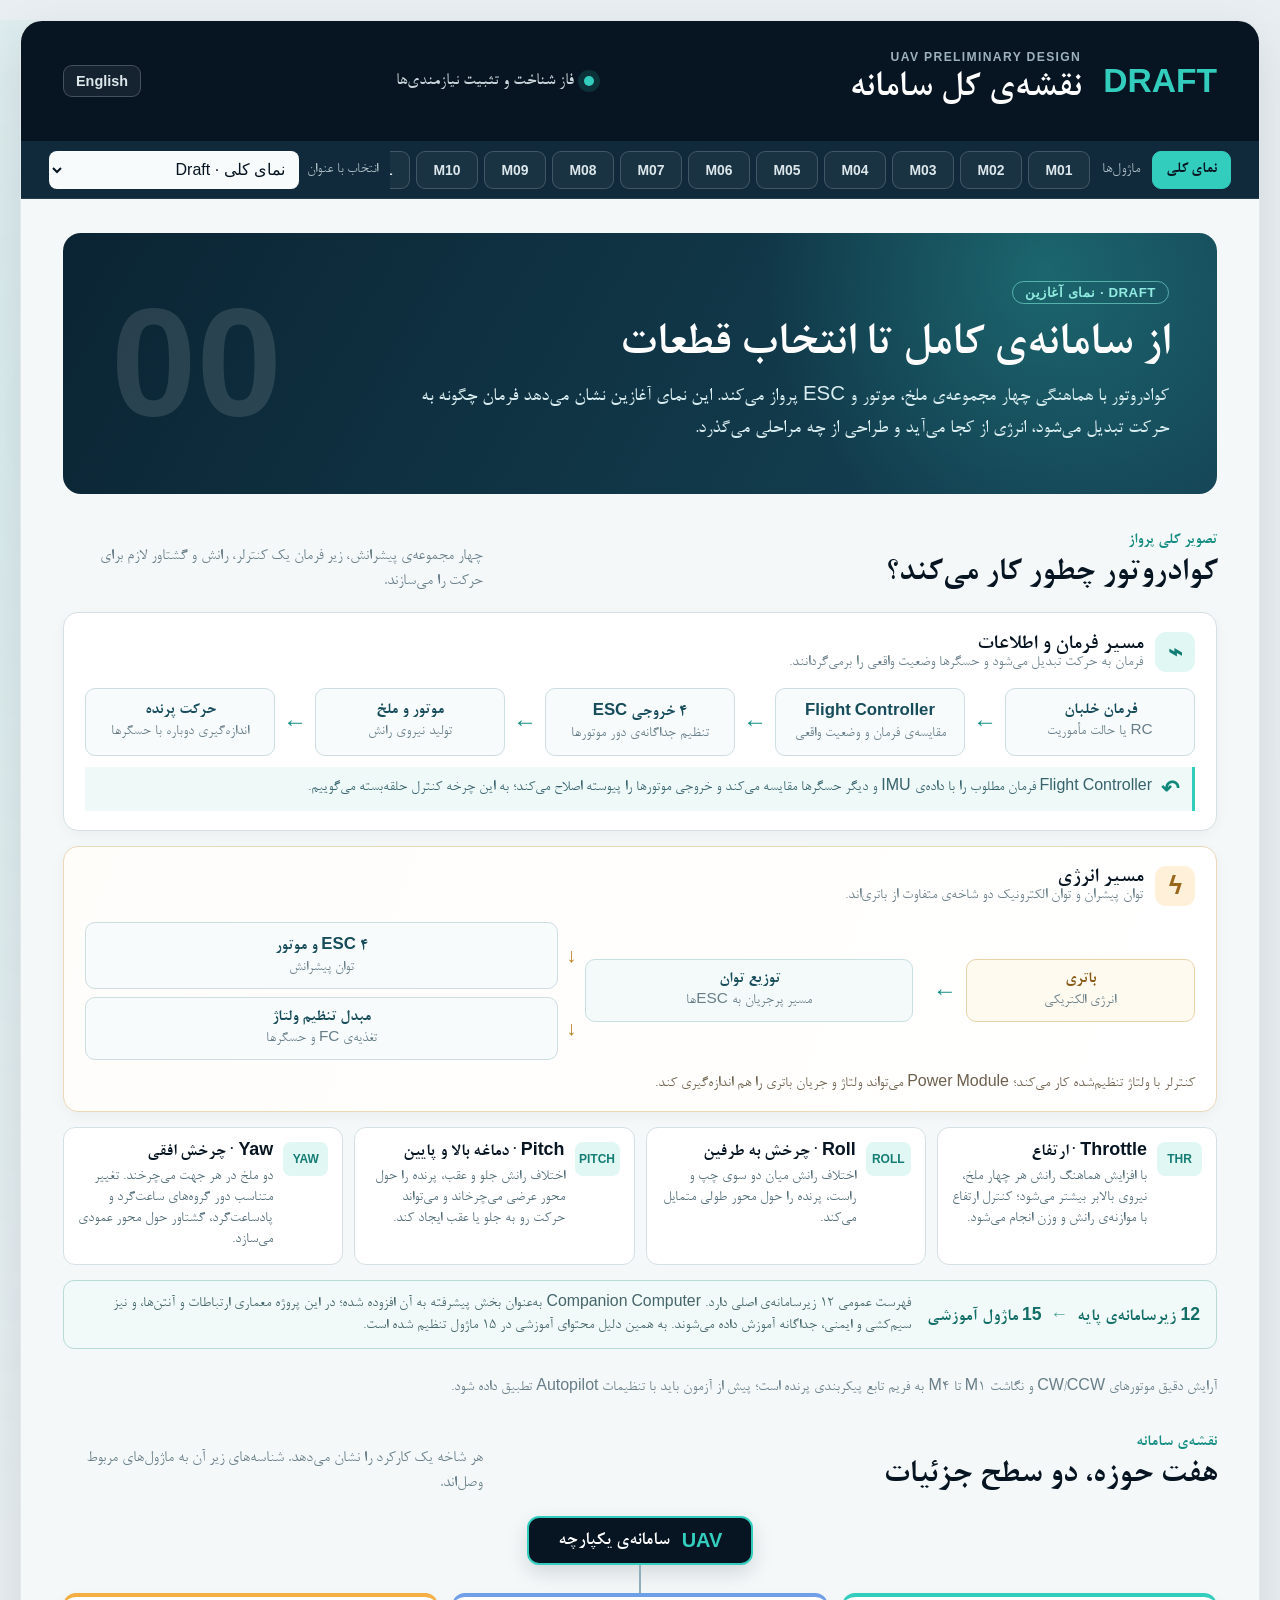
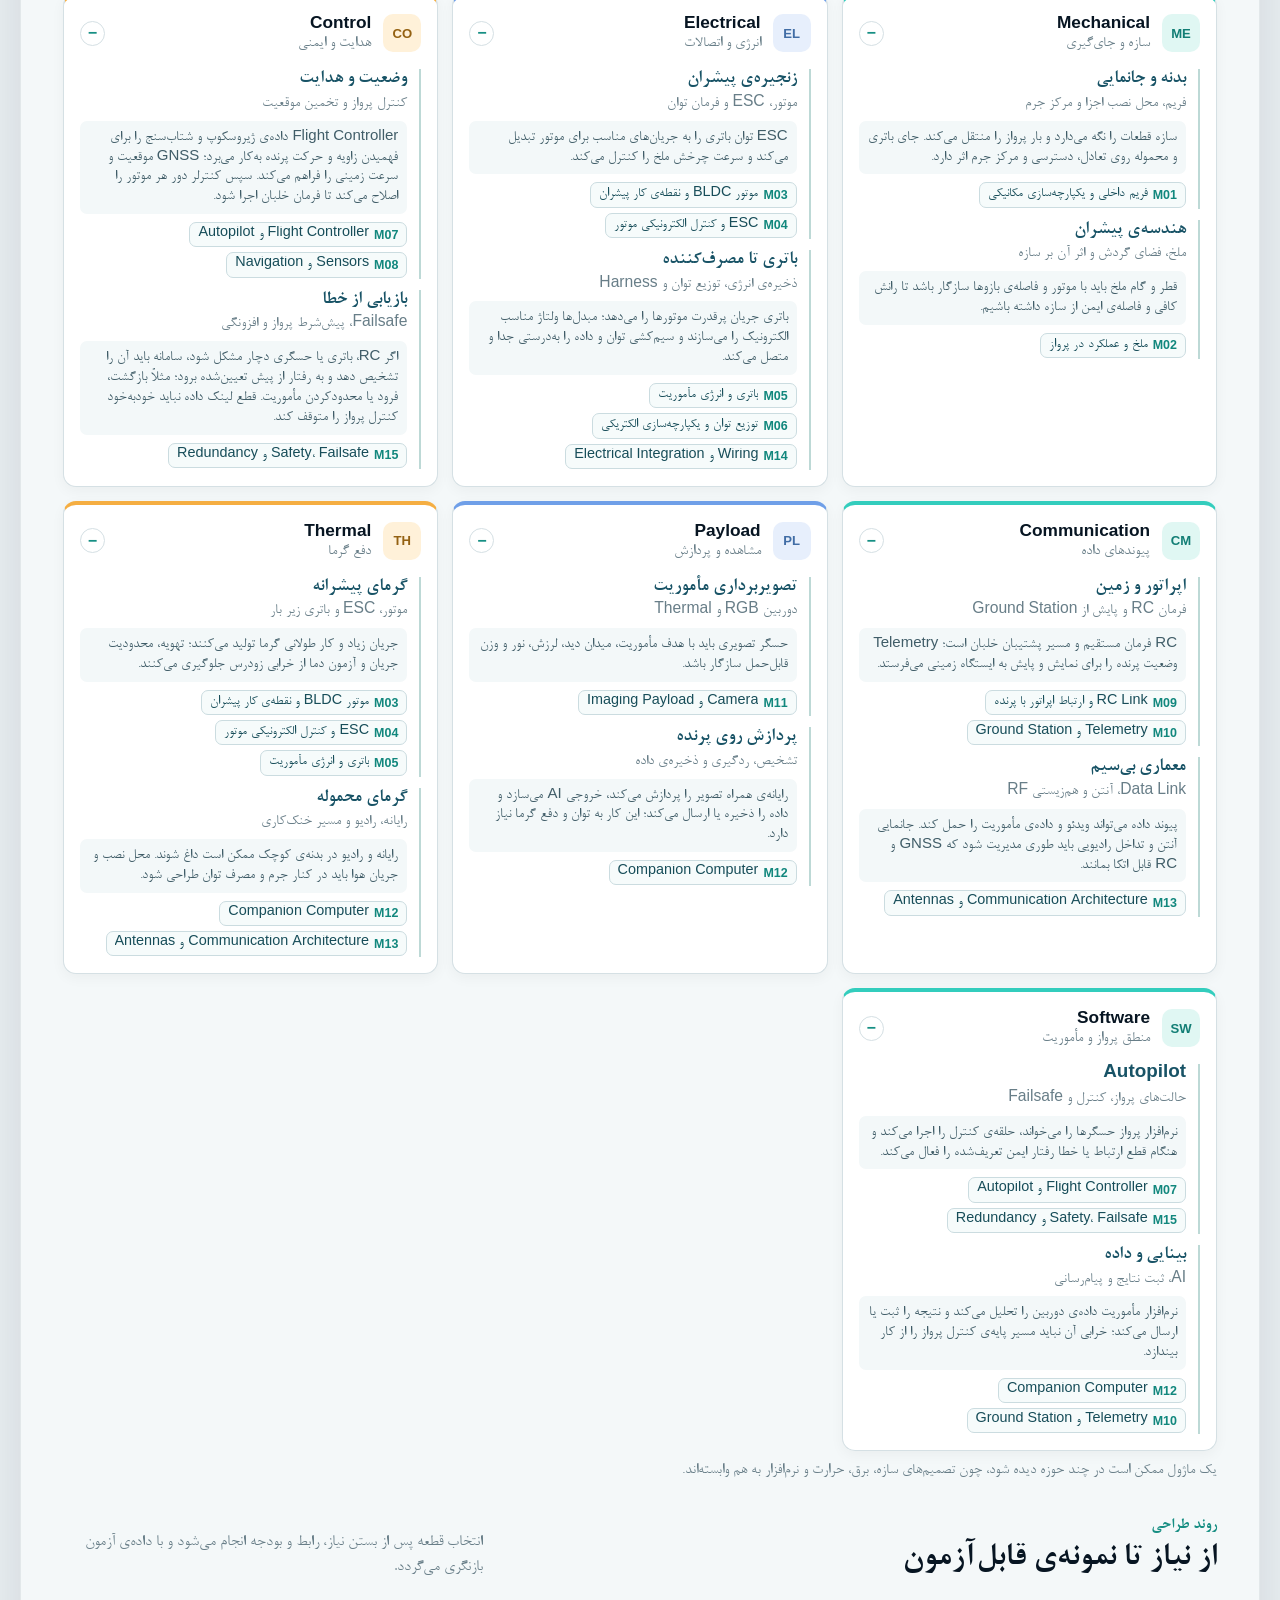
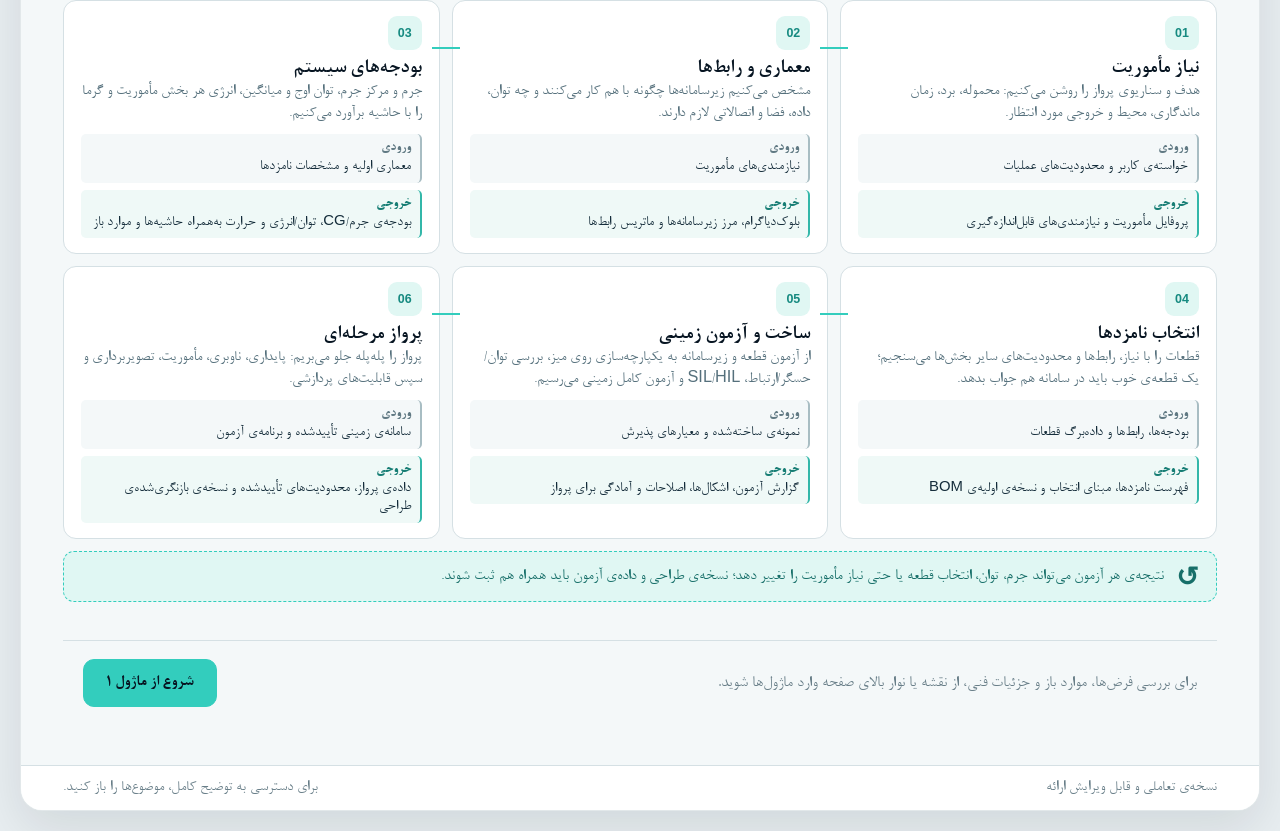
<file: index.html>
<!doctype html>
<html lang="fa" dir="rtl">
<head>
  <meta charset="utf-8">
  <meta name="viewport" content="width=device-width, initial-scale=1">
  <meta name="theme-color" content="#071522">
  <title>طراحی مقدماتی پهپاد | نقشه‌ی کل سامانه</title>
  <link rel="stylesheet" href="styles.css?v=pilot-26">
  <style>.language-switch{padding:7px 12px;color:#dce7eb;text-decoration:none;white-space:nowrap;border:1px solid rgba(220,231,235,.24);border-radius:9px;background:rgba(255,255,255,.06);font:700 .9rem Arial,sans-serif}.language-switch:hover,.language-switch:focus-visible{border-color:#33cdbd;color:#fff;outline:none}</style>
</head>
<body>
  <div class="app-shell">
    <header class="topbar">
      <div class="identity">
        <span class="module-code" id="module-code">DRAFT</span>
        <div>
          <p class="eyebrow">UAV PRELIMINARY DESIGN</p>
          <h1 id="module-title">نقشه‌ی کل سامانه</h1>
        </div>
      </div>
      <div class="phase-note">
        <span class="phase-dot"></span>
        فاز شناخت و تثبیت نیازمندی‌ها
      </div>
      <a class="language-switch" href="en/" lang="en" aria-label="View the English version">English</a>
    </header>

    <nav class="module-jump-nav" id="module-jump-nav" aria-label="پیمایش مستقیم بین ماژول‌ها"></nav>

    <main class="stage" id="stage" aria-live="polite"></main>

    <footer class="page-footer">
      <span>نسخه‌ی تعاملی و قابل ویرایش ارائه</span>
      <span>برای دسترسی به توضیح کامل، موضوع‌ها را باز کنید.</span>
    </footer>
  </div>

  <script src="content.js?v=pilot-26"></script>
  <script src="overview.js?v=pilot-26"></script>
  <script src="app.js?v=pilot-26"></script>
</body>
</html>
</file>
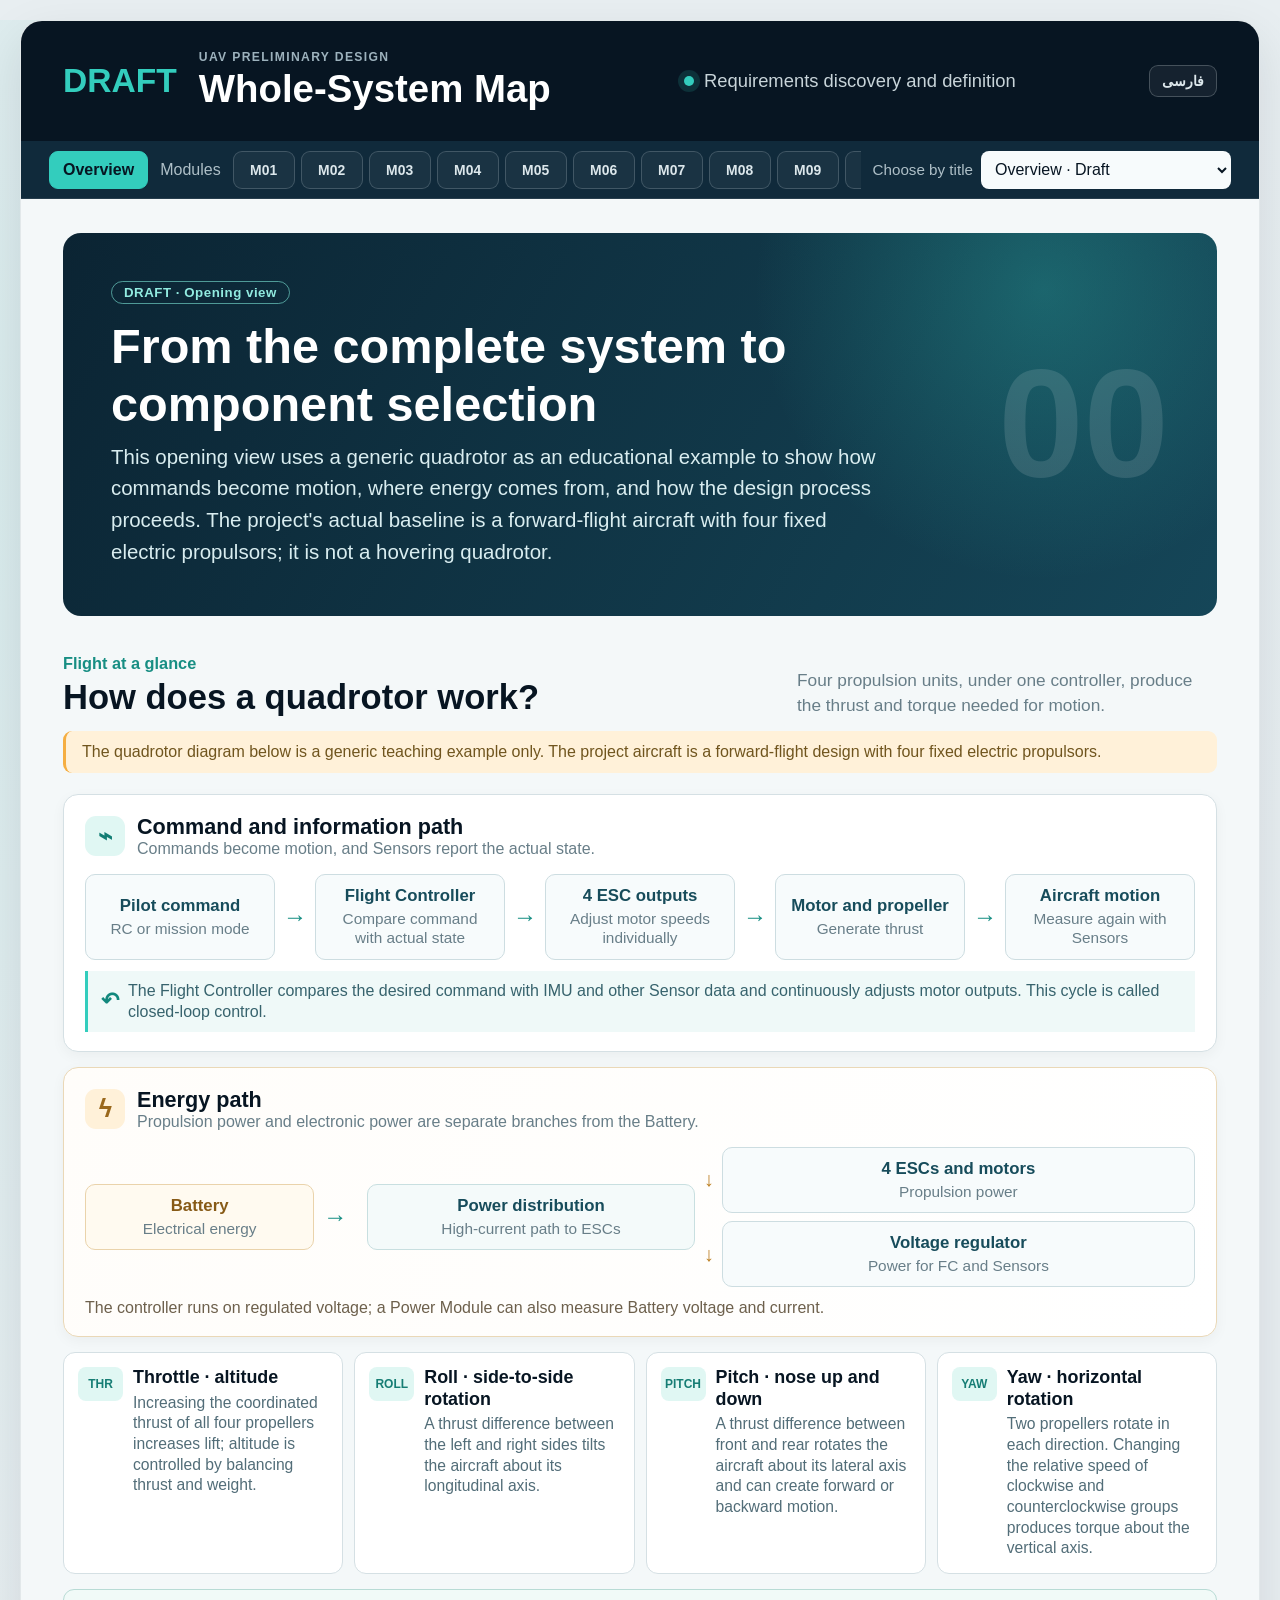
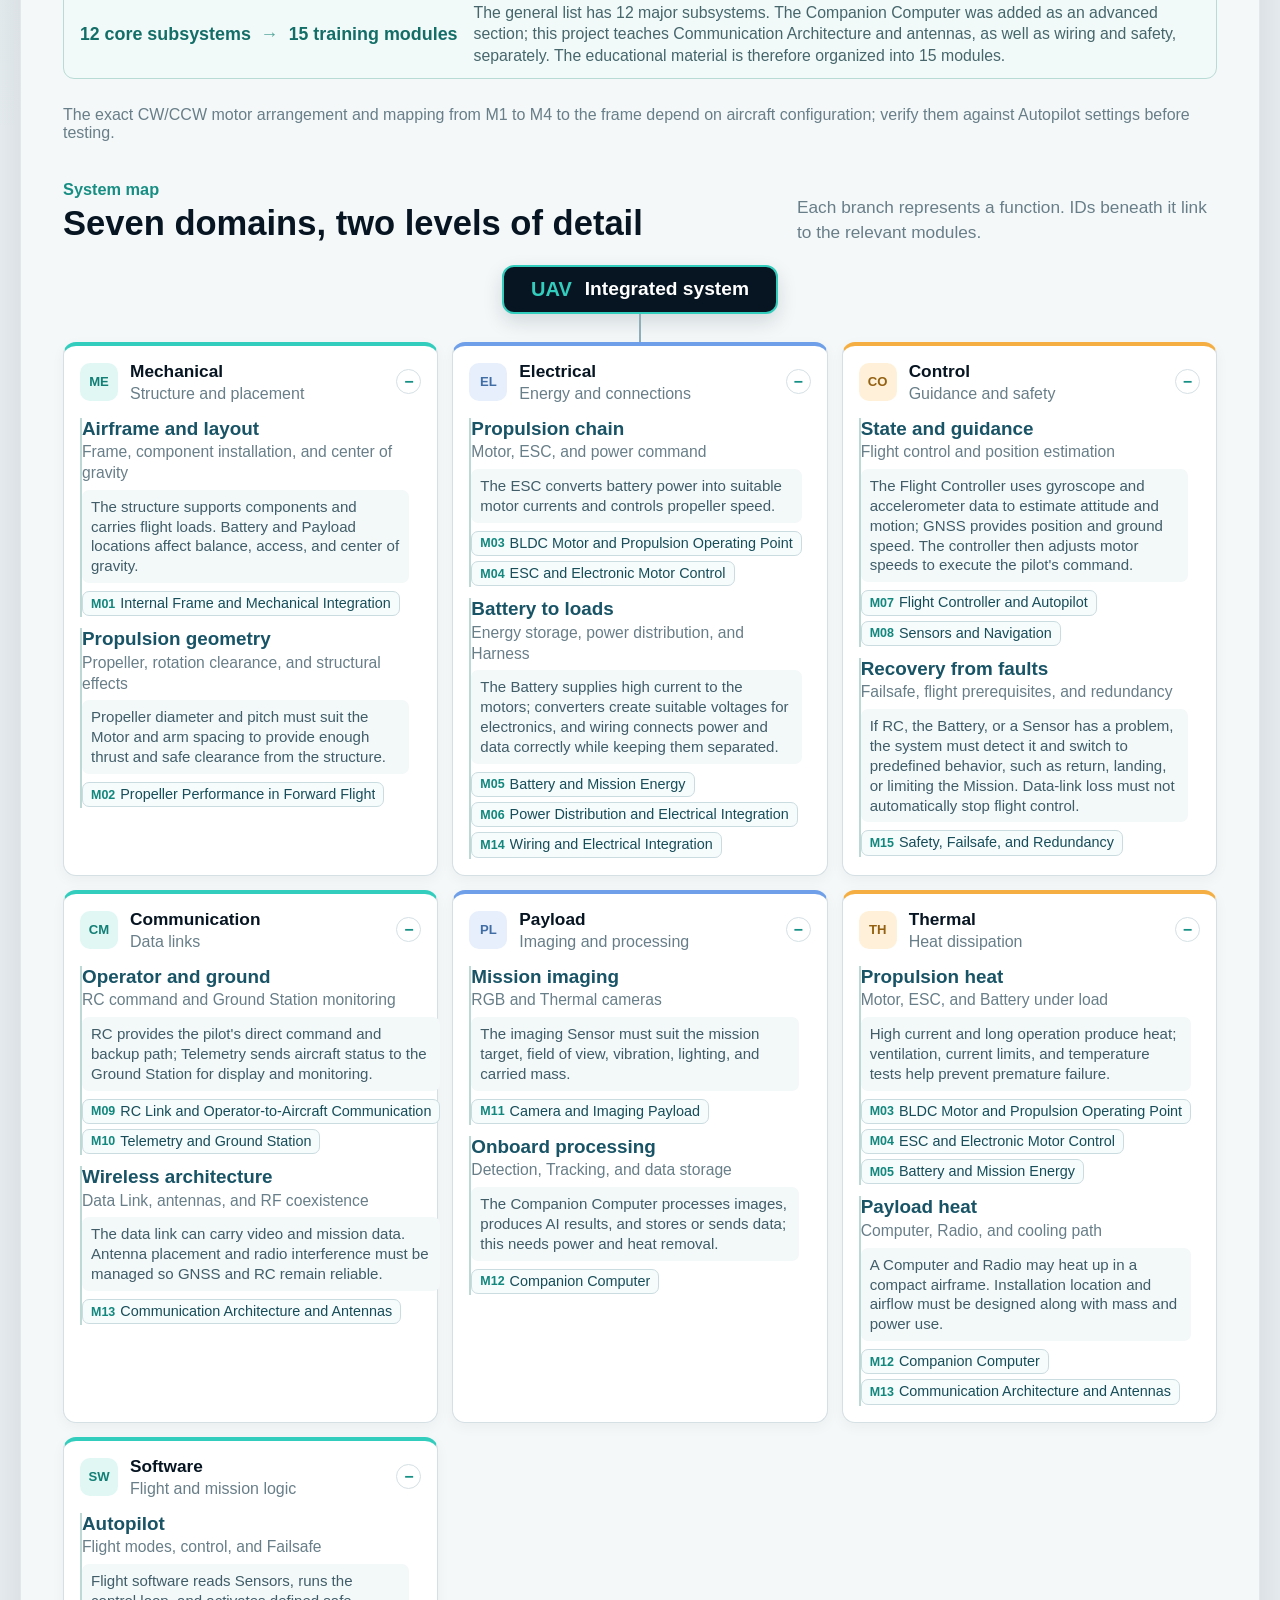
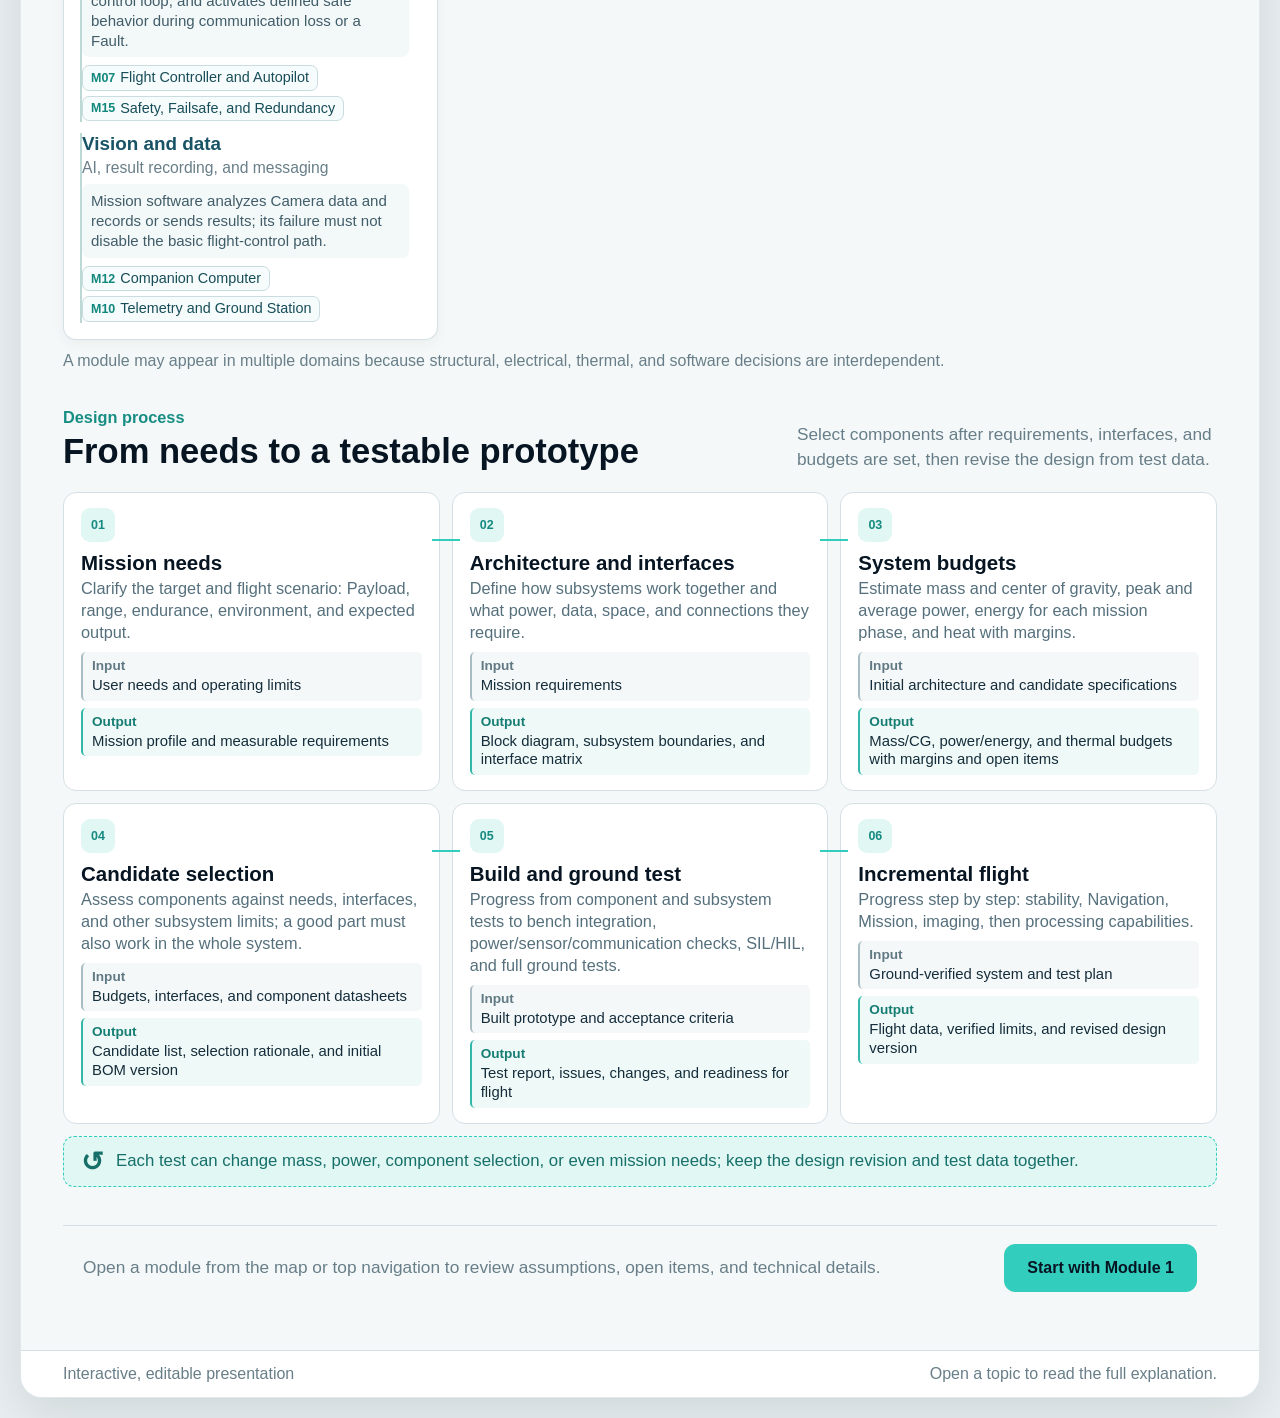
<file: en/index.html>
<!doctype html>
<html lang="en" dir="ltr">
<head>
  <meta charset="utf-8">
  <meta name="viewport" content="width=device-width, initial-scale=1">
  <meta name="theme-color" content="#071522">
  <meta name="description" content="Interactive preliminary UAV design reference, translated into English.">
  <title>Preliminary UAV Design | Whole-System Map</title>
  <link rel="stylesheet" href="styles.css?v=pilot-26-en">
</head>
<body>
  <div class="app-shell">
    <header class="topbar">
      <div class="identity">
        <span class="module-code" id="module-code">DRAFT</span>
        <div>
          <p class="eyebrow">UAV PRELIMINARY DESIGN</p>
          <h1 id="module-title">Whole-System Map</h1>
        </div>
      </div>
      <div class="phase-note">
        <span class="phase-dot"></span>
        Requirements discovery and definition
      </div>
      <a class="language-switch" href="../index.html" lang="fa" aria-label="مشاهده‌ی نسخه‌ی فارسی">فارسی</a>
    </header>

    <nav class="module-jump-nav" id="module-jump-nav" aria-label="Jump directly between modules"></nav>

    <main class="stage" id="stage" aria-live="polite"></main>

    <footer class="page-footer">
      <span>Interactive, editable presentation</span>
      <span>Open a topic to read the full explanation.</span>
    </footer>
  </div>

  <script>window.UAV_MODULES = [];</script>
  <script src="modules/M01.en.js"></script>
  <script src="modules/M02.en.js"></script>
  <script src="modules/M03.en.js"></script>
  <script src="modules/M04.en.js"></script>
  <script src="modules/M05.en.js"></script>
  <script src="modules/M06.en.js"></script>
  <script src="modules/M07.en.js"></script>
  <script src="modules/M08.en.js"></script>
  <script src="modules/M09.en.js"></script>
  <script src="modules/M10.en.js"></script>
  <script src="modules/M11.en.js"></script>
  <script src="modules/M12.en.js"></script>
  <script src="modules/M13.en.js"></script>
  <script src="modules/M14.en.js"></script>
  <script src="modules/M15.en.js"></script>
  <script src="../overview.en.js?v=pilot-26-en"></script>
  <script src="../app.en.js?v=pilot-26-en"></script>
</body>
</html>
</file>
<file: styles.css>
@font-face {
  font-family: "B Nazanin";
  src: url("assets/fonts/BNazanin.ttf") format("truetype");
  font-style: normal;
  font-weight: 400;
  font-display: swap;
}

@font-face {
  font-family: "B Nazanin";
  src: url("assets/fonts/BNAZANB.TTF") format("truetype");
  font-style: normal;
  font-weight: 700;
  font-display: swap;
}

:root {
  --navy: #071522;
  --navy-2: #102a3b;
  --ink: #152d3b;
  --muted: #687e88;
  --paper: #f4f8f9;
  --white: #fff;
  --cyan: #33cdbd;
  --cyan-soft: #e0f7f3;
  --blue: #6f9fe8;
  --blue-soft: #e7effc;
  --amber: #f5ae42;
  --amber-soft: #fff1d9;
  --red: #e76670;
  --red-soft: #fce7e9;
  --line: #d5e0e4;
  --shadow: 0 18px 50px rgba(7, 21, 34, 0.1);
}

* { box-sizing: border-box; }
html { direction: rtl; scroll-behavior: smooth; background: #e8eef1; }
body {
  margin: 0;
  min-height: 100vh;
  direction: rtl;
  color: var(--ink);
  background: radial-gradient(circle at 10% 10%, rgba(51, 205, 189, 0.09), transparent 30%), #e8eef1;
  font-family: "B Nazanin", Tahoma, sans-serif;
  text-align: right;
}
button, input { font: inherit; }
button { color: inherit; }
[hidden] { display: none !important; }

.app-shell {
  width: min(1360px, calc(100vw - 40px));
  margin: 20px auto;
  overflow: clip;
  background: var(--paper);
  border: 1px solid rgba(18, 40, 56, 0.08);
  border-radius: 22px;
  box-shadow: var(--shadow);
}
.topbar {
  min-height: 120px;
  padding: 22px 42px;
  display: flex;
  align-items: center;
  justify-content: space-between;
  gap: 24px;
  color: var(--white);
  background: var(--navy);
}
.identity { display: flex; align-items: center; gap: 22px; }
.module-code {
  min-width: 92px;
  color: var(--cyan);
  font: 800 2.1rem Arial, sans-serif;
  direction: ltr;
  text-align: left;
}
.eyebrow {
  margin: 0 0 2px;
  color: #9db2bd;
  font: 700 0.76rem Arial, sans-serif;
  letter-spacing: 0.11em;
  direction: ltr;
  text-align: right;
}
.topbar h1 { margin: 0; font-size: clamp(1.75rem, 3vw, 2.5rem); line-height: 1.2; }
.phase-note { display: flex; align-items: center; gap: 10px; color: #c8d4d9; font-size: 1.15rem; }
.phase-dot { width: 10px; height: 10px; border-radius: 50%; background: var(--cyan); box-shadow: 0 0 0 6px rgba(51, 205, 189, 0.15); }
.module-jump-nav { min-height: 58px; padding: 8px 28px; display: flex; align-items: center; gap: 12px; position: sticky; top: 0; z-index: 20; color: #dce7eb; background: var(--navy-2); border-bottom: 1px solid rgba(255, 255, 255, 0.09); }
.module-jump-label { flex: 0 0 auto; color: #aebfc7; font-size: 1rem; }
.module-jump-home { min-height: 38px; padding: 5px 13px; flex: 0 0 auto; color: #dce7eb; border: 1px solid rgba(220, 231, 235, 0.24); border-radius: 9px; background: rgba(255, 255, 255, 0.06); cursor: pointer; }
.module-jump-home:hover, .module-jump-home:focus-visible { border-color: var(--cyan); color: white; outline: none; }
.module-jump-home.active { color: var(--navy); border-color: var(--cyan); background: var(--cyan); font-weight: 700; }
.module-jump-list { min-width: 0; display: flex; align-items: center; gap: 6px; overflow-x: auto; scrollbar-width: thin; scrollbar-color: #64808d transparent; }
.module-jump-item { min-width: 62px; min-height: 38px; padding: 5px 10px; flex: 0 0 auto; color: #dce7eb; border: 1px solid rgba(220, 231, 235, 0.2); border-radius: 9px; background: rgba(255, 255, 255, 0.045); cursor: pointer; font: 700 0.87rem Arial, sans-serif; direction: ltr; transition: 140ms ease; }
.module-jump-item:hover, .module-jump-item:focus-visible { border-color: var(--cyan); color: white; outline: none; }
.module-jump-item.active { color: var(--navy); border-color: var(--cyan); background: var(--cyan); }
.module-jump-select { margin-right: auto; flex: 0 0 auto; display: flex; align-items: center; gap: 8px; color: #aebfc7; font-size: 0.95rem; }
.module-jump-select select { max-width: 250px; min-height: 38px; padding: 4px 9px; color: var(--navy); border: 1px solid rgba(255, 255, 255, 0.25); border-radius: 8px; background: #f7fbfc; font-size: 1rem; }
.module-jump-select select:focus-visible { outline: 2px solid var(--cyan); outline-offset: 2px; }
.stage { padding: 34px 42px 40px; }
.section-kicker { display: block; margin-bottom: 4px; color: #178e83; font-size: 1.02rem; font-weight: 700; }

.draft-page { display: grid; gap: 38px; }
.draft-primer { display: grid; gap: 15px; }
.draft-primer .draft-section-head { margin-bottom: 3px; }
.draft-flow-card { padding: 19px 21px; border: 1px solid var(--line); border-radius: 15px; background: var(--white); box-shadow: 0 4px 14px rgba(7, 21, 34, .045); }
.draft-flow-heading { margin-bottom: 16px; display: flex; align-items: center; gap: 12px; }
.draft-flow-heading h3 { margin: 0; color: var(--navy); font-size: 1.35rem; }
.draft-flow-heading p { margin: 0; color: var(--muted); font-size: 1rem; }
.draft-flow-icon { width: 40px; height: 40px; flex: 0 0 auto; display: grid; place-items: center; border-radius: 11px; font: 700 1.5rem Arial, sans-serif; }
.draft-flow-icon.command { color: #127d74; background: var(--cyan-soft); }
.draft-flow-icon.power { color: #9a681c; background: var(--amber-soft); }
.draft-command-flow { display: flex; align-items: stretch; justify-content: space-between; gap: 8px; }
.draft-flow-node { min-width: 0; padding: 11px 13px; display: grid; align-content: center; gap: 3px; border: 1px solid #cddde1; border-radius: 10px; background: #f7fbfc; text-align: center; }
.draft-flow-node strong { color: #174c5b; font-size: 1.05rem; }
.draft-flow-node span { color: var(--muted); font-size: .96rem; line-height: 1.25; }
.draft-command-flow > .draft-flow-node { flex: 1 1 0; }
.draft-flow-arrow { flex: 0 0 auto; align-self: center; color: #168e83; font: 700 1.5rem Arial, sans-serif; }
.draft-loop-note { margin-top: 11px; padding: 9px 13px; display: flex; align-items: center; gap: 9px; border-right: 3px solid var(--cyan); color: #37636d; background: #eff9f8; font-size: 1rem; line-height: 1.35; }
.draft-loop-note span { flex: 0 0 auto; color: #12887d; font: 700 1.35rem Arial, sans-serif; }
.power-card { border-color: #ead8b7; background: linear-gradient(110deg, #fffdfa, #fff); }
.draft-power-flow { display: grid; grid-template-columns: minmax(125px, .7fr) 35px minmax(150px, 1fr) minmax(265px, 1.5fr); align-items: center; gap: 9px; }
.draft-power-flow .battery-node { border-color: #ead3ab; background: #fffaf0; }
.draft-power-flow .battery-node strong { color: #875a16; }
.draft-power-flow .bus-node { border-color: #c8dfe0; background: #f4fafa; }
.draft-power-branches { display: grid; gap: 8px; }
.draft-power-branch { display: flex; align-items: center; gap: 8px; }
.draft-power-branch .draft-flow-node { flex: 1; }
.draft-branch-arrow { color: #bd8124; font: 700 1.25rem Arial, sans-serif; }
.draft-flow-caption { margin: 12px 0 0; color: #6d604c; font-size: 1rem; }
.draft-axis-grid { display: grid; grid-template-columns: repeat(4, minmax(0, 1fr)); gap: 11px; }
.draft-axis-card { min-width: 0; padding: 14px; display: flex; align-items: flex-start; gap: 10px; border: 1px solid var(--line); border-radius: 12px; background: var(--white); }
.draft-axis-key { width: 45px; height: 34px; flex: 0 0 auto; display: grid; place-items: center; border-radius: 8px; color: #167d74; background: var(--cyan-soft); font: 800 .75rem Arial, sans-serif; }
.draft-axis-card h3 { margin: 0; color: var(--navy); font-size: 1.12rem; line-height: 1.2; }
.draft-axis-card p { margin: 4px 0 0; color: #526d78; font-size: .98rem; line-height: 1.32; }
.draft-module-count { padding: 12px 16px; display: flex; align-items: center; gap: 16px; border: 1px solid #b8dbd5; border-radius: 11px; background: #f1faf8; }
.draft-module-count strong { flex: 0 0 auto; color: #146e68; font-size: 1.12rem; }
.draft-module-count strong bdi { font: 800 1.1rem Arial, sans-serif; }
.draft-module-count strong span { padding-inline: 5px; color: #56a69c; }
.draft-module-count p { margin: 0; color: #46666c; font-size: .99rem; line-height: 1.35; }
.draft-hero { min-height: 205px; padding: clamp(26px, 4vw, 48px); display: flex; align-items: center; justify-content: space-between; gap: 28px; overflow: hidden; border-radius: 18px; color: white; background: radial-gradient(circle at 85% 15%, rgba(51, 205, 189, 0.28), transparent 28%), linear-gradient(120deg, #0b2433, #154658); }
.draft-badge { display: inline-block; padding: 3px 12px; border: 1px solid rgba(124, 231, 216, 0.6); border-radius: 20px; color: #91ebe0; font: 700 0.83rem Arial, sans-serif; letter-spacing: .04em; }
.draft-hero h2 { margin: 13px 0 7px; font-size: clamp(2rem, 3.8vw, 3.35rem); line-height: 1.2; }
.draft-hero p { max-width: 780px; margin: 0; color: #d9edf0; font-size: 1.28rem; line-height: 1.55; }
.draft-hero-index { color: rgba(255, 255, 255, 0.12); font: 800 clamp(5rem, 12vw, 11rem) Arial, sans-serif; line-height: 1; }
.draft-section-head { margin-bottom: 20px; display: flex; align-items: end; justify-content: space-between; gap: 24px; }
.draft-section-head h2 { margin: 0; color: var(--navy); font-size: clamp(1.9rem, 2.7vw, 2.65rem); line-height: 1.2; }
.draft-section-head > p { max-width: 420px; margin: 0; color: var(--muted); font-size: 1.08rem; line-height: 1.45; }
.draft-tree-root { width: fit-content; min-width: 226px; margin: 0 auto; padding: 11px 27px; display: flex; align-items: center; justify-content: center; gap: 13px; border: 2px solid var(--cyan); border-radius: 12px; color: white; background: var(--navy); box-shadow: 0 8px 20px rgba(7, 21, 34, .14); }
.draft-tree-root b { color: var(--cyan); font: 800 1.25rem Arial, sans-serif; }
.draft-tree-root span { font-size: 1.2rem; font-weight: 700; }
.draft-tree-stem { width: 2px; height: 28px; margin: 0 auto; background: #8eafb9; }
.draft-domain-grid { display: grid; grid-template-columns: repeat(3, minmax(0, 1fr)); gap: 14px; }
.draft-domain { min-width: 0; position: relative; border: 1px solid var(--line); border-top: 4px solid var(--cyan); border-radius: 13px; background: var(--white); box-shadow: 0 4px 14px rgba(7, 21, 34, .045); }
.draft-domain:nth-child(3n + 2) { border-top-color: var(--blue); }
.draft-domain:nth-child(3n) { border-top-color: var(--amber); }
.draft-domain summary { min-height: 72px; padding: 12px 16px; display: flex; align-items: center; gap: 12px; cursor: pointer; list-style: none; }
.draft-domain summary::-webkit-details-marker { display: none; }
.draft-domain summary::marker { content: ""; }
.draft-domain summary:focus-visible { outline: 3px solid var(--cyan); outline-offset: 2px; }
.draft-domain-key { width: 38px; height: 38px; flex: 0 0 auto; display: grid; place-items: center; border-radius: 10px; color: #127e75; background: var(--cyan-soft); font: 800 .82rem Arial, sans-serif; }
.draft-domain:nth-child(3n + 2) .draft-domain-key { color: #416da5; background: var(--blue-soft); }
.draft-domain:nth-child(3n) .draft-domain-key { color: #946112; background: var(--amber-soft); }
.draft-domain-name { min-width: 0; display: grid; line-height: 1.12; }
.draft-domain-name strong { color: var(--navy); font: 800 1.08rem Arial, sans-serif; direction: ltr; text-align: right; }
.draft-domain-name small { margin-top: 3px; color: var(--muted); font-size: 1rem; }
.draft-domain-toggle { width: 25px; height: 25px; margin-right: auto; flex: 0 0 auto; display: grid; place-items: center; border: 1px solid var(--line); border-radius: 50%; color: #168f84; }
.draft-domain-toggle::before { content: "−"; font: 700 1rem Arial, sans-serif; }
.draft-domain:not([open]) .draft-domain-toggle::before { content: "+"; }
.draft-branch-list { padding: 0 16px 16px; display: grid; gap: 11px; }
.draft-branch { padding: 0 12px 1px 0; border-right: 2px solid #bdd9d6; }
.draft-branch h3 { margin: 0; color: #185366; font-size: 1.18rem; line-height: 1.2; }
.draft-branch p { margin: 2px 0 6px; color: var(--muted); font-size: .98rem; line-height: 1.32; }
.draft-branch .draft-branch-help { margin: 5px 0 8px; padding: 7px 9px; border-radius: 7px; color: #405d68; background: #f3f8f9; font-size: .94rem; line-height: 1.32; }
.draft-leaves { display: flex; flex-wrap: wrap; gap: 5px; }
.draft-module-link { max-width: 100%; padding: 3px 8px; display: inline-flex; align-items: center; gap: 5px; border: 1px solid #cbdce0; border-radius: 7px; color: #174d59; background: #f6fbfb; cursor: pointer; font-size: .9rem; line-height: 1.2; text-align: right; }
.draft-module-link bdi { color: #11877d; font: 700 .78rem Arial, sans-serif; }
.draft-module-link span { overflow: hidden; text-overflow: ellipsis; white-space: nowrap; }
.draft-module-link:hover, .draft-module-link:focus-visible { border-color: var(--cyan); background: var(--cyan-soft); outline: none; }
.draft-map-note { margin: 12px 0 0; color: var(--muted); font-size: 1rem; }
.draft-process-grid { margin: 0; padding: 0; display: grid; grid-template-columns: repeat(3, minmax(0, 1fr)); gap: 12px; list-style: none; counter-reset: step; }
.draft-process-grid li { min-height: 230px; padding: 15px 17px; position: relative; border: 1px solid var(--line); border-radius: 13px; background: var(--white); }
.draft-process-grid li::before { width: 28px; height: 2px; position: absolute; top: 46px; left: -21px; z-index: 1; content: ""; background: var(--cyan); }
.draft-process-grid li:nth-child(3n)::before { display: none; }
.draft-step-num { width: 34px; height: 34px; margin-bottom: 9px; display: grid; place-items: center; border-radius: 9px; color: #168a80; background: var(--cyan-soft); font: 800 .78rem Arial, sans-serif; }
.draft-process-grid strong { color: var(--navy); font-size: 1.28rem; }
.draft-process-grid .draft-step-detail { margin: 2px 0 9px; color: #55707c; font-size: 1.02rem; line-height: 1.35; }
.draft-step-input, .draft-step-output { margin-top: 7px; padding: 6px 9px; display: grid; gap: 1px; border-right: 2px solid #a8bdc3; border-radius: 5px; background: #f4f8f9; font-size: .93rem; line-height: 1.25; }
.draft-step-input b, .draft-step-output b { color: #607983; font-size: .85rem; }
.draft-step-output { border-right-color: #33b7a9; background: #eff9f7; }
.draft-step-output b { color: #167d74; }
.draft-feedback { margin-top: 12px; padding: 11px 17px; display: flex; align-items: center; gap: 12px; border: 1px dashed var(--cyan); border-radius: 11px; color: #176f69; background: var(--cyan-soft); }
.draft-feedback span { font: 800 1.7rem Arial, sans-serif; line-height: 1; }
.draft-feedback p { margin: 0; font-size: 1.05rem; }
.draft-enter { padding: 18px 20px; display: flex; align-items: center; justify-content: space-between; gap: 18px; border-top: 1px solid var(--line); }
.draft-enter p { margin: 0; color: var(--muted); font-size: 1.08rem; }
.draft-enter .module-button { flex: 0 0 auto; }

.module-intro {
  display: grid;
  grid-template-columns: minmax(0, 1.1fr) minmax(360px, 0.9fr);
  gap: 26px;
  align-items: stretch;
}
.intro-copy, .baseline-grid {
  padding: 24px 28px;
  background: var(--white);
  border: 1px solid var(--line);
  border-radius: 18px;
}
.intro-copy h2 { margin: 0 0 8px; color: var(--navy); font-size: 2rem; }
.intro-copy p { margin: 0; color: #405b68; font-size: 1.33rem; line-height: 1.7; }
.covered-topics { margin-top: 18px; padding-top: 12px; border-top: 1px solid var(--line); }
.covered-topics h3 { margin: 0 0 6px; color: #168d83; font-size: 1.2rem; }
.covered-topics ul { margin: 0; padding: 0 21px 0 0; display: grid; grid-template-columns: 1fr 1fr; gap: 3px 20px; }
.covered-topics li { padding-right: 2px; color: #405b68; font-size: 1.03rem; line-height: 1.4; }
.covered-topics li::marker { color: var(--cyan); }
.baseline-grid { display: grid; grid-template-columns: 1fr 1fr; gap: 12px; padding: 16px; }
.baseline-item { min-height: 72px; padding: 10px 16px; display: flex; flex-direction: column; justify-content: center; gap: 2px; border: 1px solid var(--line); border-radius: 13px; background: #fff; }
.baseline-item span { color: var(--muted); font-size: 0.98rem; }
.baseline-item b { font-size: 1.33rem; }
.baseline-item.cyan { border-color: var(--cyan); background: var(--cyan-soft); }
.baseline-item.blue { border-color: var(--blue); background: var(--blue-soft); }
.baseline-item.amber { border-color: var(--amber); background: var(--amber-soft); }
.baseline-item.red { border-color: var(--red); background: var(--red-soft); }

.status-strip { margin-top: 20px; display: grid; grid-template-columns: repeat(3, minmax(0, 1fr)); gap: 12px; }
.status-card { align-self: start; overflow: hidden; border: 1px solid; border-radius: 13px; }
.status-card summary { padding: 11px 15px; display: flex; justify-content: space-between; gap: 12px; cursor: pointer; font-size: 1.16rem; font-weight: 700; list-style: none; }
.status-card summary::-webkit-details-marker { display: none; }
.status-card summary::after { content: "+"; margin-right: auto; font: 700 1.15rem Arial, sans-serif; }
.status-card[open] summary::after { content: "−"; }
.status-count { font-size: 0.98rem; font-weight: 400; }
.status-card.working { color: #147f75; background: var(--cyan-soft); border-color: var(--cyan); }
.status-card.open { color: #946112; background: var(--amber-soft); border-color: var(--amber); }
.status-card.critical { color: #a6383e; background: var(--red-soft); border-color: var(--red); }
.status-list { margin: 0; padding: 4px 36px 14px 18px; font-size: 1.02rem; line-height: 1.55; }
.status-list li + li { margin-top: 5px; }

.explorer { margin-top: 42px; }
.explorer-heading { margin-bottom: 19px; display: flex; align-items: end; justify-content: space-between; gap: 20px; }
.explorer-heading h2 { margin: 0; color: var(--navy); font-size: 1.85rem; }
.explorer-tools { display: flex; align-items: center; flex-wrap: wrap; gap: 8px; }
.search-box input { width: min(290px, 45vw); min-height: 42px; padding: 6px 13px; color: var(--ink); border: 1px solid var(--line); border-radius: 10px; background: var(--white); outline: none; }
.search-box input:focus { border-color: var(--cyan); box-shadow: 0 0 0 3px rgba(51, 205, 189, 0.16); }
.explorer-tools button { min-height: 42px; padding: 6px 14px; border: 1px solid var(--line); border-radius: 10px; background: var(--white); cursor: pointer; }
.explorer-tools button:hover { border-color: var(--cyan); background: var(--cyan-soft); }
.topic-group { margin-top: 26px; }
.topic-group h2 { margin: 0 0 10px; color: #526b76; font-size: 1.35rem; }
.topic-list { display: grid; gap: 9px; }
.topic { overflow: hidden; background: var(--white); border: 1px solid var(--line); border-radius: 14px; transition: border-color 150ms ease, box-shadow 150ms ease; }
.topic:hover, .topic[open] { border-color: #89dcd3; box-shadow: 0 6px 20px rgba(7, 21, 34, 0.055); }
.topic-summary { min-height: 76px; padding: 12px 18px; display: flex; align-items: center; gap: 18px; cursor: pointer; list-style: none; }
.topic-summary::-webkit-details-marker { display: none; }
.topic-copy { min-width: 0; display: grid; gap: 2px; }
.topic-copy strong { color: var(--navy); font-size: 1.34rem; line-height: 1.25; }
.topic-copy > span { color: var(--muted); font-size: 1.06rem; line-height: 1.4; }
.topic-toggle { width: 34px; height: 34px; margin-right: auto; flex: 0 0 34px; display: grid; place-items: center; border: 1px solid var(--line); border-radius: 50%; color: #168f84; background: #f1fbf9; }
.topic-toggle::before { content: "+"; font: 700 1.35rem Arial, sans-serif; }
.topic[open] .topic-toggle::before { content: "−"; }
.topic-body { padding: 4px 22px 24px; border-top: 1px solid #e9eff1; color: #263f4d; font-size: 1.12rem; line-height: 1.7; animation: reveal 180ms ease-out; }
.topic-body > :first-child { margin-top: 16px; }
.topic-body > :last-child { margin-bottom: 0; }
@keyframes reveal { from { opacity: 0; transform: translateY(5px); } to { opacity: 1; transform: translateY(0); } }

.function-grid, .architecture-grid, .three-columns { display: grid; grid-template-columns: repeat(2, minmax(0, 1fr)); gap: 12px; }
.function-grid article, .architecture-grid article, .three-columns article { padding: 15px 17px; border: 1px solid var(--line); border-radius: 12px; background: #fbfdfd; }
.function-grid article > b { color: #138d83; font-size: 1.26rem; }
.function-grid p, .architecture-grid p, .three-columns p { margin: 6px 0; }
.three-columns { grid-template-columns: repeat(3, minmax(0, 1fr)); }
.three-columns h3 { margin: 0; color: #138d83; font-size: 1.23rem; }
.flow { margin: 12px 0; padding: 11px; display: flex; align-items: center; justify-content: center; flex-wrap: wrap; gap: 7px; color: var(--navy); background: #edf5f7; border-radius: 10px; }
.flow span { padding: 5px 11px; background: var(--white); border: 1px solid var(--line); border-radius: 8px; }
.flow i { color: #158f84; font-style: normal; font-weight: 700; }
.flow.wide { gap: 9px; }
.flow.wide i { padding: 4px 8px; color: var(--muted); font-size: 0.95rem; }
.note { color: var(--muted); font-size: 1rem; }
.callout { margin: 16px 0 0; padding: 12px 16px; border-right: 4px solid; border-radius: 10px; }
.callout.amber { color: #765114; background: var(--amber-soft); border-color: var(--amber); }
.callout.red { color: #84363c; background: var(--red-soft); border-color: var(--red); }
.callout.cyan { color: #176f69; background: var(--cyan-soft); border-color: var(--cyan); }
.equation { width: fit-content; margin: 10px auto; padding: 7px 15px; direction: ltr; color: var(--navy); font: 700 1.2rem Arial, sans-serif; background: var(--cyan-soft); border-radius: 9px; }

.table-wrap { max-width: 100%; overflow-x: auto; border: 1px solid var(--line); border-radius: 11px; }
table { width: 100%; border-collapse: collapse; background: var(--white); }
th, td { padding: 9px 13px; text-align: right; vertical-align: top; border-bottom: 1px solid #e7edef; }
th { color: var(--navy); background: #edf5f7; font-weight: 700; }
tr:last-child td { border-bottom: 0; }
.architecture-grid article { position: relative; }
.architecture-grid .recommended { border-color: var(--cyan); background: var(--cyan-soft); }
.arch-tag { display: inline-block; margin-bottom: 8px; padding: 3px 10px; color: var(--navy); font: 700 0.8rem Arial, sans-serif; direction: ltr; border-radius: 20px; background: #eaf0f2; }
.mini-diagram { min-height: 70px; margin: 4px 0 9px; padding: 9px; display: flex; align-items: center; justify-content: center; gap: 8px; border: 1px dashed #9cb0b7; border-radius: 9px; color: var(--navy); }
.mini-diagram b { padding: 7px 9px; border: 1px solid var(--line); border-radius: 7px; background: var(--white); }
.mini-diagram.spine { flex-direction: column; gap: 4px; }
.mini-diagram.spine b { width: 75%; text-align: center; border-color: var(--cyan); }
.mini-diagram.plates { flex-wrap: wrap; }
.mini-diagram.cage { position: relative; margin-inline: 16px; border: 2px solid var(--blue); border-radius: 10px; }
.mini-diagram.hybrid i { color: #148b81; font-style: normal; font-size: 1.4rem; font-weight: 700; }
.metric-band { margin-bottom: 14px; display: grid; grid-template-columns: 1fr 1fr; gap: 12px; }
.metric-band > div { padding: 15px; display: grid; gap: 3px; text-align: center; background: var(--amber-soft); border: 1px solid var(--amber); border-radius: 12px; }
.metric-band span { color: #80602e; }
.metric-band bdi { color: var(--navy); font: 700 1.55rem Arial, sans-serif; }
.metric-band .metric-focus { background: var(--cyan-soft); border-color: var(--cyan); }
.metric-band .metric-focus bdi { color: #117f75; }
.mass-bars { display: grid; gap: 9px; }
.mass-bars > div { display: grid; grid-template-columns: minmax(160px, 1fr) auto; gap: 3px 12px; align-items: center; }
.mass-bars bdi { direction: ltr; font: 700 0.95rem Arial, sans-serif; }
.mass-bars i { height: 9px; grid-column: 1 / -1; width: var(--share); min-width: 8px; border-radius: 8px; background: linear-gradient(90deg, var(--cyan), #80ddd3); }
.mass-bars > div:first-child i { background: var(--navy-2); }
.layout-axis { margin: 12px auto; max-width: 570px; padding: 10px; display: grid; grid-template-columns: auto 1fr auto; align-items: center; gap: 12px; color: #168d83; font-weight: 700; background: #eff8f7; border-radius: 12px; }
.layout-items { display: grid; gap: 6px; }
.layout-items b { padding: 5px 10px; text-align: center; border: 1px solid var(--line); border-radius: 7px; background: var(--white); }
.layout-items .battery-item { border-color: var(--amber); background: var(--amber-soft); }
.rail-visual { max-width: 580px; margin: 16px auto; text-align: center; }
.rail-visual > span { display: block; color: #147f75; font-weight: 700; }
.rail-visual i { height: 5px; margin: 10px 0; display: block; position: relative; background: var(--navy); }
.rail-visual i b { width: 86px; height: 26px; position: absolute; top: -11px; right: 44%; border: 2px solid var(--amber); border-radius: 7px; background: var(--amber-soft); }
.rail-visual small { color: var(--muted); }
.check-list { margin: 0; padding-right: 24px; }
.check-list li { padding: 3px 0; }
.power-tree { width: min(100%, 560px); margin: 10px auto 16px; display: flex; flex-direction: column; align-items: center; gap: 5px; }
.power-node { min-width: 190px; padding: 6px 16px; text-align: center; color: var(--navy); border: 1px solid var(--cyan); border-radius: 8px; background: var(--cyan-soft); }
.power-tree > i, .cooling-flow > i { color: #158f84; font-style: normal; line-height: 1; }
.branch-row { width: 100%; margin: 5px 0; padding-top: 10px; display: flex; justify-content: space-around; position: relative; }
.branch-row::before { content: ""; position: absolute; top: 0; right: 12%; left: 12%; border-top: 2px solid var(--blue); }
.branch-row span { padding: 5px 10px; color: #365982; border: 1px solid var(--blue); border-radius: 7px; background: var(--blue-soft); }
.dc-node { border-color: var(--amber); background: var(--amber-soft); }
.avionics { border-color: var(--blue); background: var(--blue-soft); }
.cooling-flow { width: min(100%, 480px); margin: 12px auto; padding: 14px; display: flex; flex-direction: column; align-items: center; gap: 7px; background: #eef8f7; border-radius: 12px; }
.air-node { width: min(100%, 270px); padding: 7px 12px; text-align: center; border: 1px solid var(--cyan); border-radius: 8px; background: var(--white); }
.air-node.outlet { border-color: var(--blue); }
.heat-loads { display: flex; gap: 8px; }
.heat-loads span { padding: 6px 12px; border: 1px solid var(--amber); border-radius: 8px; background: var(--amber-soft); }
.wire-compare { display: grid; grid-template-columns: 1fr 1fr; gap: 12px; }
.wire-compare article { padding: 15px; border: 1px solid var(--line); border-radius: 12px; background: #fbfdfd; }
.wire-compare b { color: var(--navy); font-size: 1.25rem; }
.wire { height: 8px; margin: 10px 0; border-radius: 10px; }
.power-wire { background: var(--amber); }
.signal-wire { background: var(--blue); }
.wire-compare small { color: var(--muted); }
.state { display: inline-block; padding: 2px 8px; border-radius: 12px; font-size: 0.9rem; white-space: nowrap; }
.state.fixed, .state.required { color: #147f75; background: var(--cyan-soft); }
.state.open { color: #946112; background: var(--amber-soft); }
.state.target { color: #9e4149; background: var(--red-soft); }
.state.proposed { color: #416da5; background: var(--blue-soft); }
.motor-cutaway { margin: 16px auto; display: grid; place-items: center; }
.motor-rotor { width: min(100%, 380px); min-height: 112px; padding: 12px; display: grid; place-items: center; border: 5px solid #7391a1; border-radius: 44px; color: white; background: #1b3442; box-shadow: inset 0 0 0 5px #dce7eb; }
.motor-rotor > span { font-size: 1.02rem; }
.motor-stator { width: 65%; min-height: 48px; display: grid; place-items: center; color: var(--navy); border: 3px solid var(--amber); border-radius: 10px; background: #fff8e9; }
.commutation-visual { margin: 15px 0; padding: 14px; display: flex; align-items: center; justify-content: center; flex-wrap: wrap; gap: 10px; color: var(--navy); border: 1px solid var(--line); border-radius: 12px; background: #f6fafb; }
.commutation-visual span { padding: 7px 14px; border: 1px solid var(--cyan); border-radius: 9px; background: var(--white); font-weight: 700; }
.commutation-visual i { color: #168d83; font-style: normal; }
.esc-block-diagram { max-width: 760px; margin: 15px auto; display: flex; flex-direction: column; align-items: center; gap: 7px; }
.esc-input, .esc-output { width: min(100%, 390px); padding: 9px 14px; text-align: center; border: 1px solid var(--cyan); border-radius: 9px; background: var(--cyan-soft); }
.esc-output { border-color: var(--blue); background: var(--blue-soft); }
.esc-components { width: 100%; display: grid; grid-template-columns: repeat(auto-fit, minmax(130px, 1fr)); gap: 7px; }
.esc-components span { padding: 9px 7px; text-align: center; border: 1px solid var(--line); border-radius: 8px; background: var(--white); }
.esc-block-diagram > i { color: #168d83; font-style: normal; }
.esc-architecture { display: grid; grid-template-columns: 1fr 1fr; gap: 12px; }
.esc-architecture article { padding: 14px; border: 1px solid var(--line); border-radius: 12px; background: #fbfdfd; }
.esc-architecture article:first-child { border-color: var(--blue); }
.esc-architecture article:last-child { border-color: var(--cyan); }
.esc-architecture h3 { margin: 0; color: var(--navy); }
.esc-architecture ul { margin-bottom: 0; padding-right: 22px; }
.esc-architecture li { margin: 4px 0; }
.battery-cells { max-width: 700px; margin: 16px auto; padding: 16px; text-align: center; border: 1px solid var(--line); border-radius: 13px; background: #f5fafb; }
.battery-cells > div { display: flex; justify-content: center; flex-wrap: wrap; gap: 7px; }
.battery-cells span { min-width: 66px; padding: 12px 8px; color: var(--navy); border: 1px solid var(--cyan); border-radius: 8px; background: var(--white); font: 700 .9rem Arial, sans-serif; }
.battery-cells small { margin-top: 8px; display: block; color: var(--muted); }
.energy-tank { max-width: 620px; margin: 16px auto; padding: 14px; display: flex; align-items: center; justify-content: center; gap: 18px; border: 1px solid var(--line); border-radius: 12px; background: #f7fbfc; }
.tank { width: 190px; height: 58px; padding: 5px; border: 2px solid var(--navy); border-radius: 8px; position: relative; }
.tank::after { width: 8px; height: 22px; position: absolute; top: 16px; left: -9px; content: ""; border-radius: 3px 0 0 3px; background: var(--navy); }
.tank i { width: 80%; height: 100%; display: block; border-radius: 4px; background: linear-gradient(90deg, var(--cyan), #83ddd3); }
.tank-labels { display: grid; gap: 5px; color: var(--muted); }
.battery-tradeoff { margin: 14px 0; display: grid; grid-template-columns: 1fr auto 1fr; align-items: center; gap: 10px; }
.battery-tradeoff article { min-height: 110px; padding: 13px; border: 1px solid var(--line); border-radius: 12px; background: var(--white); }
.battery-tradeoff h3 { margin: 0 0 5px; color: var(--navy); }
.tradeoff-axis { padding: 9px 12px; color: #176f69; border-radius: 20px; background: var(--cyan-soft); text-align: center; }

.comparison-visual { margin: 14px 0; display: grid; grid-template-columns: 1fr 1fr; gap: 12px; }
.comparison-visual article, .spec-strip > div { padding: 13px 16px; display: grid; gap: 4px; border: 1px solid var(--line); border-radius: 12px; background: #fbfdfd; }
.comparison-visual article:first-child { border-color: var(--amber); background: var(--amber-soft); }
.comparison-visual article:last-child { border-color: var(--cyan); background: var(--cyan-soft); }
.comparison-visual article > span, .spec-strip span { color: var(--muted); }
.comparison-visual bdi { color: var(--navy); font: 700 1.3rem Arial, sans-serif; }
.equation-stack { margin: 14px 0; display: grid; grid-template-columns: repeat(auto-fit, minmax(210px, 1fr)); gap: 9px; }
.equation-stack > div { padding: 12px; display: grid; gap: 5px; text-align: center; border: 1px solid var(--line); border-radius: 10px; background: #f6fafb; }
.equation-stack bdi, .equation bdi { color: var(--navy); font: 700 1.2rem Arial, sans-serif; }
.equation-stack span { color: var(--muted); font-size: .96rem; }
.curve-concept { max-width: 620px; margin: 16px auto; padding: 18px; border: 1px solid var(--line); border-radius: 13px; background: #fbfdfd; }
.curve-chart-legend { display: flex; flex-wrap: wrap; justify-content: center; gap: 8px 18px; margin-bottom: 12px; }
.curve-chart-legend span { display: inline-flex; align-items: center; gap: 6px; color: var(--muted); font-size: .9rem; }
.curve-key { width: 20px; height: 3px; display: inline-block; border-radius: 4px; background: var(--cyan); }
.curve-key.power { background: var(--blue); }
.curve-key.efficiency { background: var(--amber); }
.curve-chart-caption { margin-bottom: 3px; color: var(--muted); font-size: .9rem; text-align: right; }
.curve-chart { width: 100%; height: auto; display: block; overflow: visible; }
.curve-chart .chart-grid { fill: none; stroke: #e3ecef; stroke-width: 1; stroke-dasharray: 4 5; }
.curve-chart .chart-axis { fill: none; stroke: #718892; stroke-width: 2; stroke-linecap: round; }
.curve-chart .curve { fill: none; stroke-width: 4; stroke-linecap: round; stroke-linejoin: round; }
.curve-chart .curve-thrust { stroke: var(--cyan); }
.curve-chart .curve-power { stroke: var(--blue); }
.curve-chart .curve-efficiency { stroke: var(--amber); }
.curve-chart-axis { display: flex; align-items: center; justify-content: space-between; gap: 8px; direction: ltr; color: var(--muted); font-size: .88rem; }
.curve-chart-axis span { direction: rtl; }
.curve-chart-axis span:nth-child(2) { color: var(--navy); font-weight: 700; }
.curve-concept figcaption { margin-top: 9px; color: var(--muted); font-size: .88rem; }
.spec-strip { margin: 14px 0; display: grid; grid-template-columns: repeat(auto-fit, minmax(180px, 1fr)); gap: 8px; }
.spec-strip bdi { color: var(--navy); font: 700 1.05rem Arial, sans-serif; }
.clearance-visual { min-height: 150px; margin: 14px 0; display: flex; justify-content: center; align-items: center; gap: 18px; position: relative; overflow: hidden; border-radius: 14px; background: #f1f7fa; }
.body-shape { width: 125px; height: 34px; z-index: 1; display: grid; place-items: center; color: white; border-radius: 55% 10% 10% 55%; background: var(--navy); }
.prop-disc { width: 120px; height: 120px; display: grid; place-items: center; color: #227f79; border: 2px dashed var(--cyan); border-radius: 50%; background: rgba(28, 183, 171, .08); }
.clearance-label { position: absolute; top: 8px; right: 50%; color: var(--muted); font-size: .92rem; }

.closing-grid { margin-top: 38px; display: grid; grid-template-columns: 1fr 1fr; gap: 16px; }
.closing-card { min-height: 150px; padding: 19px 23px; border: 1px solid var(--line); border-radius: 15px; background: var(--white); }
.closing-card > span { font-size: 1.2rem; font-weight: 700; }
.closing-card p { margin: 7px 0 0; font-size: 1.12rem; line-height: 1.6; }
.closing-card.conclusion { border-color: var(--cyan); background: var(--cyan-soft); }
.closing-card.next-module { border-color: var(--blue); background: var(--blue-soft); }
.target-mass { margin-top: 8px; display: inline-block; color: #117f75; font: 700 1.2rem Arial, sans-serif; }
.module-navigation { margin-top: 22px; padding-top: 18px; display: flex; align-items: center; justify-content: space-between; gap: 16px; border-top: 1px solid var(--line); }
.module-nav-buttons { display: flex; gap: 10px; }
.module-button { min-height: 48px; padding: 8px 22px; border: 1px solid var(--line); border-radius: 11px; cursor: pointer; transition: 140ms ease; }
.module-button.primary { color: var(--navy); border-color: var(--cyan); background: var(--cyan); font-weight: 700; }
.module-button.secondary { color: var(--ink); background: var(--white); }
.module-button:not(:disabled):hover { transform: translateY(-1px); box-shadow: 0 5px 15px rgba(7, 21, 34, 0.1); }
.module-button:disabled { color: #87979e; background: #edf1f2; border-color: #d9e1e4; cursor: not-allowed; }
.previous-hint { color: var(--muted); font-size: 0.98rem; }
.next-placeholder { min-height: 58vh; padding: clamp(30px, 7vw, 90px) clamp(20px, 8vw, 110px); }
.next-placeholder h2 { margin: 4px 0 12px; color: var(--navy); font-size: clamp(2rem, 4vw, 3rem); }
.next-placeholder > p { max-width: 850px; margin: 0; color: #405b68; font-size: 1.35rem; line-height: 1.7; }
.placeholder-topics { margin-top: 28px; padding: 18px 20px; display: flex; align-items: center; flex-wrap: wrap; gap: 9px; border: 1px solid var(--blue); border-radius: 14px; background: var(--blue-soft); }
.placeholder-topics b { width: 100%; color: var(--navy); font-size: 1.18rem; }
.placeholder-topics span { padding: 6px 12px; border: 1px solid rgba(111, 159, 232, 0.55); border-radius: 20px; background: var(--white); }
.empty-search { padding: 24px; color: var(--muted); text-align: center; background: #fff; border: 1px dashed var(--line); border-radius: 12px; }
.page-footer { padding: 14px 42px; display: flex; justify-content: space-between; gap: 14px; color: var(--muted); border-top: 1px solid var(--line); background: var(--white); }
.sr-only { width: 1px; height: 1px; padding: 0; overflow: hidden; position: absolute; clip: rect(0, 0, 0, 0); white-space: nowrap; border: 0; }

@media (max-width: 980px) {
  .app-shell { width: calc(100vw - 20px); margin: 10px auto; border-radius: 14px; }
  .topbar { padding: 20px 24px; }
  .module-jump-nav { padding-inline: 16px; gap: 9px; }
  .module-jump-select > span { display: none; }
  .module-jump-select select { max-width: 210px; }
  .phase-note { display: none; }
  .stage { padding: 24px; }
  .module-intro { grid-template-columns: 1fr; }
  .status-strip { grid-template-columns: 1fr; }
  .explorer-heading { align-items: flex-start; flex-direction: column; }
  .draft-domain-grid, .draft-process-grid { grid-template-columns: repeat(2, minmax(0, 1fr)); }
  .draft-axis-grid { grid-template-columns: repeat(2, minmax(0, 1fr)); }
  .draft-power-flow { grid-template-columns: minmax(110px, 1fr) 28px minmax(135px, 1.2fr); }
  .draft-power-branches { grid-column: 1 / -1; grid-template-columns: repeat(2, minmax(0, 1fr)); }
  .draft-process-grid li::before { display: none; }
}
@media (max-width: 680px) {
  .module-jump-nav { min-height: 54px; padding: 7px 10px; gap: 7px; }
  .module-jump-label { font-size: 0.9rem; }
  .module-jump-home { min-height: 36px; padding: 4px 9px; font-size: .88rem; }
  .module-jump-item { min-width: 56px; min-height: 36px; padding: 4px 7px; font-size: 0.78rem; }
  .module-jump-select select { max-width: 132px; min-height: 36px; padding: 3px 6px; font-size: 0.9rem; }
  .identity { align-items: flex-start; gap: 12px; }
  .module-code { min-width: 62px; font-size: 1.5rem; }
  .topbar h1 { font-size: 1.55rem; }
  .stage { padding: 18px 14px 26px; }
  .intro-copy, .baseline-grid { padding: 17px; }
  .intro-copy h2 { font-size: 1.65rem; }
  .baseline-grid { grid-template-columns: 1fr 1fr; }
  .baseline-item { padding: 8px 10px; }
  .explorer-tools { width: 100%; }
  .search-box { flex: 1 1 100%; }
  .search-box input { width: 100%; }
  .topic-summary { padding: 11px 12px; gap: 10px; }
  .topic-copy strong { font-size: 1.2rem; }
  .topic-copy > span { font-size: 0.98rem; }
  .topic-body { padding-inline: 14px; }
  .covered-topics ul { grid-template-columns: 1fr; }
  .function-grid, .architecture-grid, .three-columns, .wire-compare, .closing-grid, .esc-architecture { grid-template-columns: 1fr; }
  .comparison-visual { grid-template-columns: 1fr; }
  .battery-tradeoff { grid-template-columns: 1fr; }
  .energy-tank { align-items: stretch; flex-direction: column; }
  .metric-band { grid-template-columns: 1fr; }
  .page-footer { padding: 13px 17px; flex-direction: column; }
  .module-navigation { align-items: stretch; flex-direction: column-reverse; }
  .module-nav-buttons { width: 100%; }
  .module-nav-buttons .module-button { flex: 1; }
  .draft-page { gap: 28px; }
  .draft-hero { min-height: 0; padding: 23px 20px; }
  .draft-hero-index { display: none; }
  .draft-section-head { align-items: start; flex-direction: column; gap: 6px; }
  .draft-domain-grid, .draft-process-grid { grid-template-columns: 1fr; }
  .draft-axis-grid { grid-template-columns: 1fr; }
  .draft-module-count { align-items: flex-start; flex-direction: column; gap: 4px; }
  .draft-flow-card { padding: 15px 13px; }
  .draft-flow-heading { align-items: flex-start; }
  .draft-command-flow { display: grid; grid-template-columns: repeat(2, minmax(0, 1fr)); }
  .draft-command-flow .draft-flow-arrow { display: none; }
  .draft-power-flow { grid-template-columns: minmax(0, 1fr) 24px minmax(0, 1.15fr); gap: 6px; }
  .draft-power-flow .draft-flow-node { padding: 9px 7px; }
  .draft-power-branches { grid-template-columns: 1fr; }
  .draft-process-grid li { min-height: 0; }
  .draft-enter { align-items: stretch; flex-direction: column; }
}
@media print {
  body { background: white; }
  .app-shell { width: 100%; margin: 0; overflow: visible; border: 0; border-radius: 0; box-shadow: none; }
  .explorer-tools { display: none; }
  details.topic:not([open]) > .topic-body { display: block; }
  .status-strip { break-inside: avoid; }
}
</file>
<file: en/styles.css>
@font-face {
  font-family: "B Nazanin";
  src: url("../assets/fonts/BNazanin.ttf") format("truetype");
  font-style: normal;
  font-weight: 400;
  font-display: swap;
}

@font-face {
  font-family: "B Nazanin";
  src: url("../assets/fonts/BNAZANB.TTF") format("truetype");
  font-style: normal;
  font-weight: 700;
  font-display: swap;
}

:root {
  --navy: #071522;
  --navy-2: #102a3b;
  --ink: #152d3b;
  --muted: #687e88;
  --paper: #f4f8f9;
  --white: #fff;
  --cyan: #33cdbd;
  --cyan-soft: #e0f7f3;
  --blue: #6f9fe8;
  --blue-soft: #e7effc;
  --amber: #f5ae42;
  --amber-soft: #fff1d9;
  --red: #e76670;
  --red-soft: #fce7e9;
  --line: #d5e0e4;
  --shadow: 0 18px 50px rgba(7, 21, 34, 0.1);
}

* { box-sizing: border-box; }
html { direction: ltr; scroll-behavior: smooth; background: #e8eef1; }
body {
  margin: 0;
  min-height: 100vh;
  direction: ltr;
  color: var(--ink);
  background: radial-gradient(circle at 10% 10%, rgba(51, 205, 189, 0.09), transparent 30%), #e8eef1;
  font-family: Arial, Helvetica, sans-serif;
  text-align: left;
}
button, input { font: inherit; }
button { color: inherit; }
[hidden] { display: none !important; }

.app-shell {
  width: min(1360px, calc(100vw - 40px));
  margin: 20px auto;
  overflow: clip;
  background: var(--paper);
  border: 1px solid rgba(18, 40, 56, 0.08);
  border-radius: 22px;
  box-shadow: var(--shadow);
}
.topbar {
  min-height: 120px;
  padding: 22px 42px;
  display: flex;
  align-items: center;
  justify-content: space-between;
  gap: 24px;
  color: var(--white);
  background: var(--navy);
}
.identity { display: flex; align-items: center; gap: 22px; }
.module-code {
  min-width: 92px;
  color: var(--cyan);
  font: 800 2.1rem Arial, sans-serif;
  direction: ltr;
  text-align: right;
}
.eyebrow {
  margin: 0 0 2px;
  color: #9db2bd;
  font: 700 0.76rem Arial, sans-serif;
  letter-spacing: 0.11em;
  direction: ltr;
  text-align: left;
}
.topbar h1 { margin: 0; font-size: clamp(1.75rem, 3vw, 2.5rem); line-height: 1.2; }
.phase-note { display: flex; align-items: center; gap: 10px; color: #c8d4d9; font-size: 1.15rem; }
.phase-dot { width: 10px; height: 10px; border-radius: 50%; background: var(--cyan); box-shadow: 0 0 0 6px rgba(51, 205, 189, 0.15); }
.module-jump-nav { min-height: 58px; padding: 8px 28px; display: flex; align-items: center; gap: 12px; position: sticky; top: 0; z-index: 20; color: #dce7eb; background: var(--navy-2); border-bottom: 1px solid rgba(255, 255, 255, 0.09); }
.module-jump-label { flex: 0 0 auto; color: #aebfc7; font-size: 1rem; }
.module-jump-home { min-height: 38px; padding: 5px 13px; flex: 0 0 auto; color: #dce7eb; border: 1px solid rgba(220, 231, 235, 0.24); border-radius: 9px; background: rgba(255, 255, 255, 0.06); cursor: pointer; }
.module-jump-home:hover, .module-jump-home:focus-visible { border-color: var(--cyan); color: white; outline: none; }
.module-jump-home.active { color: var(--navy); border-color: var(--cyan); background: var(--cyan); font-weight: 700; }
.module-jump-list { min-width: 0; display: flex; align-items: center; gap: 6px; overflow-x: auto; scrollbar-width: thin; scrollbar-color: #64808d transparent; }
.module-jump-item { min-width: 62px; min-height: 38px; padding: 5px 10px; flex: 0 0 auto; color: #dce7eb; border: 1px solid rgba(220, 231, 235, 0.2); border-radius: 9px; background: rgba(255, 255, 255, 0.045); cursor: pointer; font: 700 0.87rem Arial, sans-serif; direction: ltr; transition: 140ms ease; }
.module-jump-item:hover, .module-jump-item:focus-visible { border-color: var(--cyan); color: white; outline: none; }
.module-jump-item.active { color: var(--navy); border-color: var(--cyan); background: var(--cyan); }
.module-jump-select { margin-left: auto; flex: 0 0 auto; display: flex; align-items: center; gap: 8px; color: #aebfc7; font-size: 0.95rem; }
.module-jump-select select { max-width: 250px; min-height: 38px; padding: 4px 9px; color: var(--navy); border: 1px solid rgba(255, 255, 255, 0.25); border-radius: 8px; background: #f7fbfc; font-size: 1rem; }
.module-jump-select select:focus-visible { outline: 2px solid var(--cyan); outline-offset: 2px; }
.stage { padding: 34px 42px 40px; }
.section-kicker { display: block; margin-bottom: 4px; color: #178e83; font-size: 1.02rem; font-weight: 700; }

.draft-page { display: grid; gap: 38px; }
.draft-primer { display: grid; gap: 15px; }
.draft-primer .draft-section-head { margin-bottom: 3px; }
.draft-flow-card { padding: 19px 21px; border: 1px solid var(--line); border-radius: 15px; background: var(--white); box-shadow: 0 4px 14px rgba(7, 21, 34, .045); }
.draft-flow-heading { margin-bottom: 16px; display: flex; align-items: center; gap: 12px; }
.draft-flow-heading h3 { margin: 0; color: var(--navy); font-size: 1.35rem; }
.draft-flow-heading p { margin: 0; color: var(--muted); font-size: 1rem; }
.draft-flow-icon { width: 40px; height: 40px; flex: 0 0 auto; display: grid; place-items: center; border-radius: 11px; font: 700 1.5rem Arial, sans-serif; }
.draft-flow-icon.command { color: #127d74; background: var(--cyan-soft); }
.draft-flow-icon.power { color: #9a681c; background: var(--amber-soft); }
.draft-command-flow { display: flex; align-items: stretch; justify-content: space-between; gap: 8px; }
.draft-flow-node { min-width: 0; padding: 11px 13px; display: grid; align-content: center; gap: 3px; border: 1px solid #cddde1; border-radius: 10px; background: #f7fbfc; text-align: center; }
.draft-flow-node strong { color: #174c5b; font-size: 1.05rem; }
.draft-flow-node span { color: var(--muted); font-size: .96rem; line-height: 1.25; }
.draft-command-flow > .draft-flow-node { flex: 1 1 0; }
.draft-flow-arrow { flex: 0 0 auto; align-self: center; color: #168e83; font: 700 1.5rem Arial, sans-serif; }
.draft-loop-note { margin-top: 11px; padding: 9px 13px; display: flex; align-items: center; gap: 9px; border-left: 3px solid var(--cyan); color: #37636d; background: #eff9f8; font-size: 1rem; line-height: 1.35; }
.draft-loop-note span { flex: 0 0 auto; color: #12887d; font: 700 1.35rem Arial, sans-serif; }
.power-card { border-color: #ead8b7; background: linear-gradient(110deg, #fffdfa, #fff); }
.draft-power-flow { display: grid; grid-template-columns: minmax(125px, .7fr) 35px minmax(150px, 1fr) minmax(265px, 1.5fr); align-items: center; gap: 9px; }
.draft-power-flow .battery-node { border-color: #ead3ab; background: #fffaf0; }
.draft-power-flow .battery-node strong { color: #875a16; }
.draft-power-flow .bus-node { border-color: #c8dfe0; background: #f4fafa; }
.draft-power-branches { display: grid; gap: 8px; }
.draft-power-branch { display: flex; align-items: center; gap: 8px; }
.draft-power-branch .draft-flow-node { flex: 1; }
.draft-branch-arrow { color: #bd8124; font: 700 1.25rem Arial, sans-serif; }
.draft-flow-caption { margin: 12px 0 0; color: #6d604c; font-size: 1rem; }
.draft-axis-grid { display: grid; grid-template-columns: repeat(4, minmax(0, 1fr)); gap: 11px; }
.draft-axis-card { min-width: 0; padding: 14px; display: flex; align-items: flex-start; gap: 10px; border: 1px solid var(--line); border-radius: 12px; background: var(--white); }
.draft-axis-key { width: 45px; height: 34px; flex: 0 0 auto; display: grid; place-items: center; border-radius: 8px; color: #167d74; background: var(--cyan-soft); font: 800 .75rem Arial, sans-serif; }
.draft-axis-card h3 { margin: 0; color: var(--navy); font-size: 1.12rem; line-height: 1.2; }
.draft-axis-card p { margin: 4px 0 0; color: #526d78; font-size: .98rem; line-height: 1.32; }
.draft-module-count { padding: 12px 16px; display: flex; align-items: center; gap: 16px; border: 1px solid #b8dbd5; border-radius: 11px; background: #f1faf8; }
.draft-module-count strong { flex: 0 0 auto; color: #146e68; font-size: 1.12rem; }
.draft-module-count strong bdi { font: 800 1.1rem Arial, sans-serif; }
.draft-module-count strong span { padding-inline: 5px; color: #56a69c; }
.draft-module-count p { margin: 0; color: #46666c; font-size: .99rem; line-height: 1.35; }
.draft-hero { min-height: 205px; padding: clamp(26px, 4vw, 48px); display: flex; align-items: center; justify-content: space-between; gap: 28px; overflow: hidden; border-radius: 18px; color: white; background: radial-gradient(circle at 85% 15%, rgba(51, 205, 189, 0.28), transparent 28%), linear-gradient(120deg, #0b2433, #154658); }
.draft-badge { display: inline-block; padding: 3px 12px; border: 1px solid rgba(124, 231, 216, 0.6); border-radius: 20px; color: #91ebe0; font: 700 0.83rem Arial, sans-serif; letter-spacing: .04em; }
.draft-hero h2 { margin: 13px 0 7px; font-size: clamp(2rem, 3.8vw, 3.35rem); line-height: 1.2; }
.draft-hero p { max-width: 780px; margin: 0; color: #d9edf0; font-size: 1.28rem; line-height: 1.55; }
.draft-hero-index { color: rgba(255, 255, 255, 0.12); font: 800 clamp(5rem, 12vw, 11rem) Arial, sans-serif; line-height: 1; }
.draft-section-head { margin-bottom: 20px; display: flex; align-items: end; justify-content: space-between; gap: 24px; }
.draft-section-head h2 { margin: 0; color: var(--navy); font-size: clamp(1.9rem, 2.7vw, 2.65rem); line-height: 1.2; }
.draft-section-head > p { max-width: 420px; margin: 0; color: var(--muted); font-size: 1.08rem; line-height: 1.45; }
.draft-tree-root { width: fit-content; min-width: 226px; margin: 0 auto; padding: 11px 27px; display: flex; align-items: center; justify-content: center; gap: 13px; border: 2px solid var(--cyan); border-radius: 12px; color: white; background: var(--navy); box-shadow: 0 8px 20px rgba(7, 21, 34, .14); }
.draft-tree-root b { color: var(--cyan); font: 800 1.25rem Arial, sans-serif; }
.draft-tree-root span { font-size: 1.2rem; font-weight: 700; }
.draft-tree-stem { width: 2px; height: 28px; margin: 0 auto; background: #8eafb9; }
.draft-domain-grid { display: grid; grid-template-columns: repeat(3, minmax(0, 1fr)); gap: 14px; }
.draft-domain { min-width: 0; position: relative; border: 1px solid var(--line); border-top: 4px solid var(--cyan); border-radius: 13px; background: var(--white); box-shadow: 0 4px 14px rgba(7, 21, 34, .045); }
.draft-domain:nth-child(3n + 2) { border-top-color: var(--blue); }
.draft-domain:nth-child(3n) { border-top-color: var(--amber); }
.draft-domain summary { min-height: 72px; padding: 12px 16px; display: flex; align-items: center; gap: 12px; cursor: pointer; list-style: none; }
.draft-domain summary::-webkit-details-marker { display: none; }
.draft-domain summary::marker { content: ""; }
.draft-domain summary:focus-visible { outline: 3px solid var(--cyan); outline-offset: 2px; }
.draft-domain-key { width: 38px; height: 38px; flex: 0 0 auto; display: grid; place-items: center; border-radius: 10px; color: #127e75; background: var(--cyan-soft); font: 800 .82rem Arial, sans-serif; }
.draft-domain:nth-child(3n + 2) .draft-domain-key { color: #416da5; background: var(--blue-soft); }
.draft-domain:nth-child(3n) .draft-domain-key { color: #946112; background: var(--amber-soft); }
.draft-domain-name { min-width: 0; display: grid; line-height: 1.12; }
.draft-domain-name strong { color: var(--navy); font: 800 1.08rem Arial, sans-serif; direction: ltr; text-align: left; }
.draft-domain-name small { margin-top: 3px; color: var(--muted); font-size: 1rem; }
.draft-domain-toggle { width: 25px; height: 25px; margin-left: auto; flex: 0 0 auto; display: grid; place-items: center; border: 1px solid var(--line); border-radius: 50%; color: #168f84; }
.draft-domain-toggle::before { content: "−"; font: 700 1rem Arial, sans-serif; }
.draft-domain:not([open]) .draft-domain-toggle::before { content: "+"; }
.draft-branch-list { padding: 0 16px 16px; display: grid; gap: 11px; }
.draft-branch { padding: 0 12px 1px 0; border-left: 2px solid #bdd9d6; }
.draft-branch h3 { margin: 0; color: #185366; font-size: 1.18rem; line-height: 1.2; }
.draft-branch p { margin: 2px 0 6px; color: var(--muted); font-size: .98rem; line-height: 1.32; }
.draft-branch .draft-branch-help { margin: 5px 0 8px; padding: 7px 9px; border-radius: 7px; color: #405d68; background: #f3f8f9; font-size: .94rem; line-height: 1.32; }
.draft-leaves { display: flex; flex-wrap: wrap; gap: 5px; }
.draft-module-link { max-width: 100%; padding: 3px 8px; display: inline-flex; align-items: center; gap: 5px; border: 1px solid #cbdce0; border-radius: 7px; color: #174d59; background: #f6fbfb; cursor: pointer; font-size: .9rem; line-height: 1.2; text-align: left; }
.draft-module-link bdi { color: #11877d; font: 700 .78rem Arial, sans-serif; }
.draft-module-link span { overflow: hidden; text-overflow: ellipsis; white-space: nowrap; }
.draft-module-link:hover, .draft-module-link:focus-visible { border-color: var(--cyan); background: var(--cyan-soft); outline: none; }
.draft-map-note { margin: 12px 0 0; color: var(--muted); font-size: 1rem; }
.draft-process-grid { margin: 0; padding: 0; display: grid; grid-template-columns: repeat(3, minmax(0, 1fr)); gap: 12px; list-style: none; counter-reset: step; }
.draft-process-grid li { min-height: 230px; padding: 15px 17px; position: relative; border: 1px solid var(--line); border-radius: 13px; background: var(--white); }
.draft-process-grid li::before { width: 28px; height: 2px; position: absolute; top: 46px; right: -21px; z-index: 1; content: ""; background: var(--cyan); }
.draft-process-grid li:nth-child(3n)::before { display: none; }
.draft-step-num { width: 34px; height: 34px; margin-bottom: 9px; display: grid; place-items: center; border-radius: 9px; color: #168a80; background: var(--cyan-soft); font: 800 .78rem Arial, sans-serif; }
.draft-process-grid strong { color: var(--navy); font-size: 1.28rem; }
.draft-process-grid .draft-step-detail { margin: 2px 0 9px; color: #55707c; font-size: 1.02rem; line-height: 1.35; }
.draft-step-input, .draft-step-output { margin-top: 7px; padding: 6px 9px; display: grid; gap: 1px; border-left: 2px solid #a8bdc3; border-radius: 5px; background: #f4f8f9; font-size: .93rem; line-height: 1.25; }
.draft-step-input b, .draft-step-output b { color: #607983; font-size: .85rem; }
.draft-step-output { border-left-color: #33b7a9; background: #eff9f7; }
.draft-step-output b { color: #167d74; }
.draft-feedback { margin-top: 12px; padding: 11px 17px; display: flex; align-items: center; gap: 12px; border: 1px dashed var(--cyan); border-radius: 11px; color: #176f69; background: var(--cyan-soft); }
.draft-feedback span { font: 800 1.7rem Arial, sans-serif; line-height: 1; }
.draft-feedback p { margin: 0; font-size: 1.05rem; }
.draft-enter { padding: 18px 20px; display: flex; align-items: center; justify-content: space-between; gap: 18px; border-top: 1px solid var(--line); }
.draft-enter p { margin: 0; color: var(--muted); font-size: 1.08rem; }
.draft-enter .module-button { flex: 0 0 auto; }

.module-intro {
  display: grid;
  grid-template-columns: minmax(0, 1.1fr) minmax(360px, 0.9fr);
  gap: 26px;
  align-items: stretch;
}
.intro-copy, .baseline-grid {
  padding: 24px 28px;
  background: var(--white);
  border: 1px solid var(--line);
  border-radius: 18px;
}
.intro-copy h2 { margin: 0 0 8px; color: var(--navy); font-size: 2rem; }
.intro-copy p { margin: 0; color: #405b68; font-size: 1.33rem; line-height: 1.7; }
.covered-topics { margin-top: 18px; padding-top: 12px; border-top: 1px solid var(--line); }
.covered-topics h3 { margin: 0 0 6px; color: #168d83; font-size: 1.2rem; }
.covered-topics ul { margin: 0; padding: 0 21px 0 0; display: grid; grid-template-columns: 1fr 1fr; gap: 3px 20px; }
.covered-topics li { padding-left: 2px; color: #405b68; font-size: 1.03rem; line-height: 1.4; }
.covered-topics li::marker { color: var(--cyan); }
.baseline-grid { display: grid; grid-template-columns: 1fr 1fr; gap: 12px; padding: 16px; }
.baseline-item { min-height: 72px; padding: 10px 16px; display: flex; flex-direction: column; justify-content: center; gap: 2px; border: 1px solid var(--line); border-radius: 13px; background: #fff; }
.baseline-item span { color: var(--muted); font-size: 0.98rem; }
.baseline-item b { font-size: 1.33rem; }
.baseline-item.cyan { border-color: var(--cyan); background: var(--cyan-soft); }
.baseline-item.blue { border-color: var(--blue); background: var(--blue-soft); }
.baseline-item.amber { border-color: var(--amber); background: var(--amber-soft); }
.baseline-item.red { border-color: var(--red); background: var(--red-soft); }

.status-strip { margin-top: 20px; display: grid; grid-template-columns: repeat(3, minmax(0, 1fr)); gap: 12px; }
.status-card { align-self: start; overflow: hidden; border: 1px solid; border-radius: 13px; }
.status-card summary { padding: 11px 15px; display: flex; justify-content: space-between; gap: 12px; cursor: pointer; font-size: 1.16rem; font-weight: 700; list-style: none; }
.status-card summary::-webkit-details-marker { display: none; }
.status-card summary::after { content: "+"; margin-left: auto; font: 700 1.15rem Arial, sans-serif; }
.status-card[open] summary::after { content: "−"; }
.status-count { font-size: 0.98rem; font-weight: 400; }
.status-card.working { color: #147f75; background: var(--cyan-soft); border-color: var(--cyan); }
.status-card.open { color: #946112; background: var(--amber-soft); border-color: var(--amber); }
.status-card.critical { color: #a6383e; background: var(--red-soft); border-color: var(--red); }
.status-list { margin: 0; padding: 4px 36px 14px 18px; font-size: 1.02rem; line-height: 1.55; }
.status-list li + li { margin-top: 5px; }

.explorer { margin-top: 42px; }
.explorer-heading { margin-bottom: 19px; display: flex; align-items: end; justify-content: space-between; gap: 20px; }
.explorer-heading h2 { margin: 0; color: var(--navy); font-size: 1.85rem; }
.explorer-tools { display: flex; align-items: center; flex-wrap: wrap; gap: 8px; }
.search-box input { width: min(290px, 45vw); min-height: 42px; padding: 6px 13px; color: var(--ink); border: 1px solid var(--line); border-radius: 10px; background: var(--white); outline: none; }
.search-box input:focus { border-color: var(--cyan); box-shadow: 0 0 0 3px rgba(51, 205, 189, 0.16); }
.explorer-tools button { min-height: 42px; padding: 6px 14px; border: 1px solid var(--line); border-radius: 10px; background: var(--white); cursor: pointer; }
.explorer-tools button:hover { border-color: var(--cyan); background: var(--cyan-soft); }
.topic-group { margin-top: 26px; }
.topic-group h2 { margin: 0 0 10px; color: #526b76; font-size: 1.35rem; }
.topic-list { display: grid; gap: 9px; }
.topic { overflow: hidden; background: var(--white); border: 1px solid var(--line); border-radius: 14px; transition: border-color 150ms ease, box-shadow 150ms ease; }
.topic:hover, .topic[open] { border-color: #89dcd3; box-shadow: 0 6px 20px rgba(7, 21, 34, 0.055); }
.topic-summary { min-height: 76px; padding: 12px 18px; display: flex; align-items: center; gap: 18px; cursor: pointer; list-style: none; }
.topic-summary::-webkit-details-marker { display: none; }
.topic-copy { min-width: 0; display: grid; gap: 2px; }
.topic-copy strong { color: var(--navy); font-size: 1.34rem; line-height: 1.25; }
.topic-copy > span { color: var(--muted); font-size: 1.06rem; line-height: 1.4; }
.topic-toggle { width: 34px; height: 34px; margin-left: auto; flex: 0 0 34px; display: grid; place-items: center; border: 1px solid var(--line); border-radius: 50%; color: #168f84; background: #f1fbf9; }
.topic-toggle::before { content: "+"; font: 700 1.35rem Arial, sans-serif; }
.topic[open] .topic-toggle::before { content: "−"; }
.topic-body { padding: 4px 22px 24px; border-top: 1px solid #e9eff1; color: #263f4d; font-size: 1.12rem; line-height: 1.7; animation: reveal 180ms ease-out; }
.topic-body > :first-child { margin-top: 16px; }
.topic-body > :last-child { margin-bottom: 0; }
@keyframes reveal { from { opacity: 0; transform: translateY(5px); } to { opacity: 1; transform: translateY(0); } }

.function-grid, .architecture-grid, .three-columns { display: grid; grid-template-columns: repeat(2, minmax(0, 1fr)); gap: 12px; }
.function-grid article, .architecture-grid article, .three-columns article { padding: 15px 17px; border: 1px solid var(--line); border-radius: 12px; background: #fbfdfd; }
.function-grid article > b { color: #138d83; font-size: 1.26rem; }
.function-grid p, .architecture-grid p, .three-columns p { margin: 6px 0; }
.three-columns { grid-template-columns: repeat(3, minmax(0, 1fr)); }
.three-columns h3 { margin: 0; color: #138d83; font-size: 1.23rem; }
.flow { margin: 12px 0; padding: 11px; display: flex; align-items: center; justify-content: center; flex-wrap: wrap; gap: 7px; color: var(--navy); background: #edf5f7; border-radius: 10px; }
.flow span { padding: 5px 11px; background: var(--white); border: 1px solid var(--line); border-radius: 8px; }
.flow i { color: #158f84; font-style: normal; font-weight: 700; }
.flow.wide { gap: 9px; }
.flow.wide i { padding: 4px 8px; color: var(--muted); font-size: 0.95rem; }
.note { color: var(--muted); font-size: 1rem; }
.callout { margin: 16px 0 0; padding: 12px 16px; border-left: 4px solid; border-radius: 10px; }
.callout.amber { color: #765114; background: var(--amber-soft); border-color: var(--amber); }
.callout.red { color: #84363c; background: var(--red-soft); border-color: var(--red); }
.callout.cyan { color: #176f69; background: var(--cyan-soft); border-color: var(--cyan); }
.equation { width: fit-content; margin: 10px auto; padding: 7px 15px; direction: ltr; color: var(--navy); font: 700 1.2rem Arial, sans-serif; background: var(--cyan-soft); border-radius: 9px; }

.table-wrap { max-width: 100%; overflow-x: auto; border: 1px solid var(--line); border-radius: 11px; }
table { width: 100%; border-collapse: collapse; background: var(--white); }
th, td { padding: 9px 13px; text-align: left; vertical-align: top; border-bottom: 1px solid #e7edef; }
th { color: var(--navy); background: #edf5f7; font-weight: 700; }
tr:last-child td { border-bottom: 0; }
.architecture-grid article { position: relative; }
.architecture-grid .recommended { border-color: var(--cyan); background: var(--cyan-soft); }
.arch-tag { display: inline-block; margin-bottom: 8px; padding: 3px 10px; color: var(--navy); font: 700 0.8rem Arial, sans-serif; direction: ltr; border-radius: 20px; background: #eaf0f2; }
.mini-diagram { min-height: 70px; margin: 4px 0 9px; padding: 9px; display: flex; align-items: center; justify-content: center; gap: 8px; border: 1px dashed #9cb0b7; border-radius: 9px; color: var(--navy); }
.mini-diagram b { padding: 7px 9px; border: 1px solid var(--line); border-radius: 7px; background: var(--white); }
.mini-diagram.spine { flex-direction: column; gap: 4px; }
.mini-diagram.spine b { width: 75%; text-align: center; border-color: var(--cyan); }
.mini-diagram.plates { flex-wrap: wrap; }
.mini-diagram.cage { position: relative; margin-inline: 16px; border: 2px solid var(--blue); border-radius: 10px; }
.mini-diagram.hybrid i { color: #148b81; font-style: normal; font-size: 1.4rem; font-weight: 700; }
.metric-band { margin-bottom: 14px; display: grid; grid-template-columns: 1fr 1fr; gap: 12px; }
.metric-band > div { padding: 15px; display: grid; gap: 3px; text-align: center; background: var(--amber-soft); border: 1px solid var(--amber); border-radius: 12px; }
.metric-band span { color: #80602e; }
.metric-band bdi { color: var(--navy); font: 700 1.55rem Arial, sans-serif; }
.metric-band .metric-focus { background: var(--cyan-soft); border-color: var(--cyan); }
.metric-band .metric-focus bdi { color: #117f75; }
.mass-bars { display: grid; gap: 9px; }
.mass-bars > div { display: grid; grid-template-columns: minmax(160px, 1fr) auto; gap: 3px 12px; align-items: center; }
.mass-bars bdi { direction: ltr; font: 700 0.95rem Arial, sans-serif; }
.mass-bars i { height: 9px; grid-column: 1 / -1; width: var(--share); min-width: 8px; border-radius: 8px; background: linear-gradient(90deg, var(--cyan), #80ddd3); }
.mass-bars > div:first-child i { background: var(--navy-2); }
.layout-axis { margin: 12px auto; max-width: 570px; padding: 10px; display: grid; grid-template-columns: auto 1fr auto; align-items: center; gap: 12px; color: #168d83; font-weight: 700; background: #eff8f7; border-radius: 12px; }
.layout-items { display: grid; gap: 6px; }
.layout-items b { padding: 5px 10px; text-align: center; border: 1px solid var(--line); border-radius: 7px; background: var(--white); }
.layout-items .battery-item { border-color: var(--amber); background: var(--amber-soft); }
.rail-visual { max-width: 580px; margin: 16px auto; text-align: center; }
.rail-visual > span { display: block; color: #147f75; font-weight: 700; }
.rail-visual i { height: 5px; margin: 10px 0; display: block; position: relative; background: var(--navy); }
.rail-visual i b { width: 86px; height: 26px; position: absolute; top: -11px; left: 44%; border: 2px solid var(--amber); border-radius: 7px; background: var(--amber-soft); }
.rail-visual small { color: var(--muted); }
.check-list { margin: 0; padding-left: 24px; }
.check-list li { padding: 3px 0; }
.power-tree { width: min(100%, 560px); margin: 10px auto 16px; display: flex; flex-direction: column; align-items: center; gap: 5px; }
.power-node { min-width: 190px; padding: 6px 16px; text-align: center; color: var(--navy); border: 1px solid var(--cyan); border-radius: 8px; background: var(--cyan-soft); }
.power-tree > i, .cooling-flow > i { color: #158f84; font-style: normal; line-height: 1; }
.branch-row { width: 100%; margin: 5px 0; padding-top: 10px; display: flex; justify-content: space-around; position: relative; }
.branch-row::before { content: ""; position: absolute; top: 0; left: 12%; right: 12%; border-top: 2px solid var(--blue); }
.branch-row span { padding: 5px 10px; color: #365982; border: 1px solid var(--blue); border-radius: 7px; background: var(--blue-soft); }
.dc-node { border-color: var(--amber); background: var(--amber-soft); }
.avionics { border-color: var(--blue); background: var(--blue-soft); }
.cooling-flow { width: min(100%, 480px); margin: 12px auto; padding: 14px; display: flex; flex-direction: column; align-items: center; gap: 7px; background: #eef8f7; border-radius: 12px; }
.air-node { width: min(100%, 270px); padding: 7px 12px; text-align: center; border: 1px solid var(--cyan); border-radius: 8px; background: var(--white); }
.air-node.outlet { border-color: var(--blue); }
.heat-loads { display: flex; gap: 8px; }
.heat-loads span { padding: 6px 12px; border: 1px solid var(--amber); border-radius: 8px; background: var(--amber-soft); }
.wire-compare { display: grid; grid-template-columns: 1fr 1fr; gap: 12px; }
.wire-compare article { padding: 15px; border: 1px solid var(--line); border-radius: 12px; background: #fbfdfd; }
.wire-compare b { color: var(--navy); font-size: 1.25rem; }
.wire { height: 8px; margin: 10px 0; border-radius: 10px; }
.power-wire { background: var(--amber); }
.signal-wire { background: var(--blue); }
.wire-compare small { color: var(--muted); }
.state { display: inline-block; padding: 2px 8px; border-radius: 12px; font-size: 0.9rem; white-space: nowrap; }
.state.fixed, .state.required { color: #147f75; background: var(--cyan-soft); }
.state.open { color: #946112; background: var(--amber-soft); }
.state.target { color: #9e4149; background: var(--red-soft); }
.state.proposed { color: #416da5; background: var(--blue-soft); }
.motor-cutaway { margin: 16px auto; display: grid; place-items: center; }
.motor-rotor { width: min(100%, 380px); min-height: 112px; padding: 12px; display: grid; place-items: center; border: 5px solid #7391a1; border-radius: 44px; color: white; background: #1b3442; box-shadow: inset 0 0 0 5px #dce7eb; }
.motor-rotor > span { font-size: 1.02rem; }
.motor-stator { width: 65%; min-height: 48px; display: grid; place-items: center; color: var(--navy); border: 3px solid var(--amber); border-radius: 10px; background: #fff8e9; }
.commutation-visual { margin: 15px 0; padding: 14px; display: flex; align-items: center; justify-content: center; flex-wrap: wrap; gap: 10px; color: var(--navy); border: 1px solid var(--line); border-radius: 12px; background: #f6fafb; }
.commutation-visual span { padding: 7px 14px; border: 1px solid var(--cyan); border-radius: 9px; background: var(--white); font-weight: 700; }
.commutation-visual i { color: #168d83; font-style: normal; }
.esc-block-diagram { max-width: 760px; margin: 15px auto; display: flex; flex-direction: column; align-items: center; gap: 7px; }
.esc-input, .esc-output { width: min(100%, 390px); padding: 9px 14px; text-align: center; border: 1px solid var(--cyan); border-radius: 9px; background: var(--cyan-soft); }
.esc-output { border-color: var(--blue); background: var(--blue-soft); }
.esc-components { width: 100%; display: grid; grid-template-columns: repeat(auto-fit, minmax(130px, 1fr)); gap: 7px; }
.esc-components span { padding: 9px 7px; text-align: center; border: 1px solid var(--line); border-radius: 8px; background: var(--white); }
.esc-block-diagram > i { color: #168d83; font-style: normal; }
.esc-architecture { display: grid; grid-template-columns: 1fr 1fr; gap: 12px; }
.esc-architecture article { padding: 14px; border: 1px solid var(--line); border-radius: 12px; background: #fbfdfd; }
.esc-architecture article:first-child { border-color: var(--blue); }
.esc-architecture article:last-child { border-color: var(--cyan); }
.esc-architecture h3 { margin: 0; color: var(--navy); }
.esc-architecture ul { margin-bottom: 0; padding-left: 22px; }
.esc-architecture li { margin: 4px 0; }
.battery-cells { max-width: 700px; margin: 16px auto; padding: 16px; text-align: center; border: 1px solid var(--line); border-radius: 13px; background: #f5fafb; }
.battery-cells > div { display: flex; justify-content: center; flex-wrap: wrap; gap: 7px; }
.battery-cells span { min-width: 66px; padding: 12px 8px; color: var(--navy); border: 1px solid var(--cyan); border-radius: 8px; background: var(--white); font: 700 .9rem Arial, sans-serif; }
.battery-cells small { margin-top: 8px; display: block; color: var(--muted); }
.energy-tank { max-width: 620px; margin: 16px auto; padding: 14px; display: flex; align-items: center; justify-content: center; gap: 18px; border: 1px solid var(--line); border-radius: 12px; background: #f7fbfc; }
.tank { width: 190px; height: 58px; padding: 5px; border: 2px solid var(--navy); border-radius: 8px; position: relative; }
.tank::after { width: 8px; height: 22px; position: absolute; top: 16px; right: -9px; content: ""; border-radius: 3px 0 0 3px; background: var(--navy); }
.tank i { width: 80%; height: 100%; display: block; border-radius: 4px; background: linear-gradient(90deg, var(--cyan), #83ddd3); }
.tank-labels { display: grid; gap: 5px; color: var(--muted); }
.battery-tradeoff { margin: 14px 0; display: grid; grid-template-columns: 1fr auto 1fr; align-items: center; gap: 10px; }
.battery-tradeoff article { min-height: 110px; padding: 13px; border: 1px solid var(--line); border-radius: 12px; background: var(--white); }
.battery-tradeoff h3 { margin: 0 0 5px; color: var(--navy); }
.tradeoff-axis { padding: 9px 12px; color: #176f69; border-radius: 20px; background: var(--cyan-soft); text-align: center; }

.comparison-visual { margin: 14px 0; display: grid; grid-template-columns: 1fr 1fr; gap: 12px; }
.comparison-visual article, .spec-strip > div { padding: 13px 16px; display: grid; gap: 4px; border: 1px solid var(--line); border-radius: 12px; background: #fbfdfd; }
.comparison-visual article:first-child { border-color: var(--amber); background: var(--amber-soft); }
.comparison-visual article:last-child { border-color: var(--cyan); background: var(--cyan-soft); }
.comparison-visual article > span, .spec-strip span { color: var(--muted); }
.comparison-visual bdi { color: var(--navy); font: 700 1.3rem Arial, sans-serif; }
.equation-stack { margin: 14px 0; display: grid; grid-template-columns: repeat(auto-fit, minmax(210px, 1fr)); gap: 9px; }
.equation-stack > div { padding: 12px; display: grid; gap: 5px; text-align: center; border: 1px solid var(--line); border-radius: 10px; background: #f6fafb; }
.equation-stack bdi, .equation bdi { color: var(--navy); font: 700 1.2rem Arial, sans-serif; }
.equation-stack span { color: var(--muted); font-size: .96rem; }
.curve-concept { max-width: 620px; margin: 16px auto; padding: 18px; border: 1px solid var(--line); border-radius: 13px; background: #fbfdfd; }
.curve-chart-legend { display: flex; flex-wrap: wrap; justify-content: center; gap: 8px 18px; margin-bottom: 12px; }
.curve-chart-legend span { display: inline-flex; align-items: center; gap: 6px; color: var(--muted); font-size: .9rem; }
.curve-key { width: 20px; height: 3px; display: inline-block; border-radius: 4px; background: var(--cyan); }
.curve-key.power { background: var(--blue); }
.curve-key.efficiency { background: var(--amber); }
.curve-chart-caption { margin-bottom: 3px; color: var(--muted); font-size: .9rem; text-align: left; }
.curve-chart { width: 100%; height: auto; display: block; overflow: visible; }
.curve-chart .chart-grid { fill: none; stroke: #e3ecef; stroke-width: 1; stroke-dasharray: 4 5; }
.curve-chart .chart-axis { fill: none; stroke: #718892; stroke-width: 2; stroke-linecap: round; }
.curve-chart .curve { fill: none; stroke-width: 4; stroke-linecap: round; stroke-linejoin: round; }
.curve-chart .curve-thrust { stroke: var(--cyan); }
.curve-chart .curve-power { stroke: var(--blue); }
.curve-chart .curve-efficiency { stroke: var(--amber); }
.curve-chart-axis { display: flex; align-items: center; justify-content: space-between; gap: 8px; direction: ltr; color: var(--muted); font-size: .88rem; }
.curve-chart-axis span { direction: ltr; }
.curve-chart-axis span:nth-child(2) { color: var(--navy); font-weight: 700; }
.curve-concept figcaption { margin-top: 9px; color: var(--muted); font-size: .88rem; }
.spec-strip { margin: 14px 0; display: grid; grid-template-columns: repeat(auto-fit, minmax(180px, 1fr)); gap: 8px; }
.spec-strip bdi { color: var(--navy); font: 700 1.05rem Arial, sans-serif; }
.clearance-visual { min-height: 150px; margin: 14px 0; display: flex; justify-content: center; align-items: center; gap: 18px; position: relative; overflow: hidden; border-radius: 14px; background: #f1f7fa; }
.body-shape { width: 125px; height: 34px; z-index: 1; display: grid; place-items: center; color: white; border-radius: 55% 10% 10% 55%; background: var(--navy); }
.prop-disc { width: 120px; height: 120px; display: grid; place-items: center; color: #227f79; border: 2px dashed var(--cyan); border-radius: 50%; background: rgba(28, 183, 171, .08); }
.clearance-label { position: absolute; top: 8px; left: 50%; color: var(--muted); font-size: .92rem; }

.closing-grid { margin-top: 38px; display: grid; grid-template-columns: 1fr 1fr; gap: 16px; }
.closing-card { min-height: 150px; padding: 19px 23px; border: 1px solid var(--line); border-radius: 15px; background: var(--white); }
.closing-card > span { font-size: 1.2rem; font-weight: 700; }
.closing-card p { margin: 7px 0 0; font-size: 1.12rem; line-height: 1.6; }
.closing-card.conclusion { border-color: var(--cyan); background: var(--cyan-soft); }
.closing-card.next-module { border-color: var(--blue); background: var(--blue-soft); }
.target-mass { margin-top: 8px; display: inline-block; color: #117f75; font: 700 1.2rem Arial, sans-serif; }
.module-navigation { margin-top: 22px; padding-top: 18px; display: flex; align-items: center; justify-content: space-between; gap: 16px; border-top: 1px solid var(--line); }
.module-nav-buttons { display: flex; gap: 10px; }
.module-button { min-height: 48px; padding: 8px 22px; border: 1px solid var(--line); border-radius: 11px; cursor: pointer; transition: 140ms ease; }
.module-button.primary { color: var(--navy); border-color: var(--cyan); background: var(--cyan); font-weight: 700; }
.module-button.secondary { color: var(--ink); background: var(--white); }
.module-button:not(:disabled):hover { transform: translateY(-1px); box-shadow: 0 5px 15px rgba(7, 21, 34, 0.1); }
.module-button:disabled { color: #87979e; background: #edf1f2; border-color: #d9e1e4; cursor: not-allowed; }
.previous-hint { color: var(--muted); font-size: 0.98rem; }
.next-placeholder { min-height: 58vh; padding: clamp(30px, 7vw, 90px) clamp(20px, 8vw, 110px); }
.next-placeholder h2 { margin: 4px 0 12px; color: var(--navy); font-size: clamp(2rem, 4vw, 3rem); }
.next-placeholder > p { max-width: 850px; margin: 0; color: #405b68; font-size: 1.35rem; line-height: 1.7; }
.placeholder-topics { margin-top: 28px; padding: 18px 20px; display: flex; align-items: center; flex-wrap: wrap; gap: 9px; border: 1px solid var(--blue); border-radius: 14px; background: var(--blue-soft); }
.placeholder-topics b { width: 100%; color: var(--navy); font-size: 1.18rem; }
.placeholder-topics span { padding: 6px 12px; border: 1px solid rgba(111, 159, 232, 0.55); border-radius: 20px; background: var(--white); }
.empty-search { padding: 24px; color: var(--muted); text-align: center; background: #fff; border: 1px dashed var(--line); border-radius: 12px; }
.page-footer { padding: 14px 42px; display: flex; justify-content: space-between; gap: 14px; color: var(--muted); border-top: 1px solid var(--line); background: var(--white); }
.sr-only { width: 1px; height: 1px; padding: 0; overflow: hidden; position: absolute; clip: rect(0, 0, 0, 0); white-space: nowrap; border: 0; }

@media (max-width: 980px) {
  .app-shell { width: calc(100vw - 20px); margin: 10px auto; border-radius: 14px; }
  .topbar { padding: 20px 24px; }
  .module-jump-nav { padding-inline: 16px; gap: 9px; }
  .module-jump-select > span { display: none; }
  .module-jump-select select { max-width: 210px; }
  .phase-note { display: none; }
  .stage { padding: 24px; }
  .module-intro { grid-template-columns: 1fr; }
  .status-strip { grid-template-columns: 1fr; }
  .explorer-heading { align-items: flex-start; flex-direction: column; }
  .draft-domain-grid, .draft-process-grid { grid-template-columns: repeat(2, minmax(0, 1fr)); }
  .draft-axis-grid { grid-template-columns: repeat(2, minmax(0, 1fr)); }
  .draft-power-flow { grid-template-columns: minmax(110px, 1fr) 28px minmax(135px, 1.2fr); }
  .draft-power-branches { grid-column: 1 / -1; grid-template-columns: repeat(2, minmax(0, 1fr)); }
  .draft-process-grid li::before { display: none; }
}
@media (max-width: 680px) {
  .module-jump-nav { min-height: 54px; padding: 7px 10px; gap: 7px; }
  .module-jump-label { font-size: 0.9rem; }
  .module-jump-home { min-height: 36px; padding: 4px 9px; font-size: .88rem; }
  .module-jump-item { min-width: 56px; min-height: 36px; padding: 4px 7px; font-size: 0.78rem; }
  .module-jump-select select { max-width: 132px; min-height: 36px; padding: 3px 6px; font-size: 0.9rem; }
  .identity { align-items: flex-start; gap: 12px; }
  .module-code { min-width: 62px; font-size: 1.5rem; }
  .topbar h1 { font-size: 1.55rem; }
  .stage { padding: 18px 14px 26px; }
  .intro-copy, .baseline-grid { padding: 17px; }
  .intro-copy h2 { font-size: 1.65rem; }
  .baseline-grid { grid-template-columns: 1fr 1fr; }
  .baseline-item { padding: 8px 10px; }
  .explorer-tools { width: 100%; }
  .search-box { flex: 1 1 100%; }
  .search-box input { width: 100%; }
  .topic-summary { padding: 11px 12px; gap: 10px; }
  .topic-copy strong { font-size: 1.2rem; }
  .topic-copy > span { font-size: 0.98rem; }
  .topic-body { padding-inline: 14px; }
  .covered-topics ul { grid-template-columns: 1fr; }
  .function-grid, .architecture-grid, .three-columns, .wire-compare, .closing-grid, .esc-architecture { grid-template-columns: 1fr; }
  .comparison-visual { grid-template-columns: 1fr; }
  .battery-tradeoff { grid-template-columns: 1fr; }
  .energy-tank { align-items: stretch; flex-direction: column; }
  .metric-band { grid-template-columns: 1fr; }
  .page-footer { padding: 13px 17px; flex-direction: column; }
  .module-navigation { align-items: stretch; flex-direction: column-reverse; }
  .module-nav-buttons { width: 100%; }
  .module-nav-buttons .module-button { flex: 1; }
  .draft-page { gap: 28px; }
  .draft-hero { min-height: 0; padding: 23px 20px; }
  .draft-hero-index { display: none; }
  .draft-section-head { align-items: start; flex-direction: column; gap: 6px; }
  .draft-domain-grid, .draft-process-grid { grid-template-columns: 1fr; }
  .draft-axis-grid { grid-template-columns: 1fr; }
  .draft-module-count { align-items: flex-start; flex-direction: column; gap: 4px; }
  .draft-flow-card { padding: 15px 13px; }
  .draft-flow-heading { align-items: flex-start; }
  .draft-command-flow { display: grid; grid-template-columns: repeat(2, minmax(0, 1fr)); }
  .draft-command-flow .draft-flow-arrow { display: none; }
  .draft-power-flow { grid-template-columns: minmax(0, 1fr) 24px minmax(0, 1.15fr); gap: 6px; }
  .draft-power-flow .draft-flow-node { padding: 9px 7px; }
  .draft-power-branches { grid-template-columns: 1fr; }
  .draft-process-grid li { min-height: 0; }
  .draft-enter { align-items: stretch; flex-direction: column; }
}
@media print {
  body { background: white; }
  .app-shell { width: 100%; margin: 0; overflow: visible; border: 0; border-radius: 0; box-shadow: none; }
  .explorer-tools { display: none; }
  details.topic:not([open]) > .topic-body { display: block; }
  .status-strip { break-inside: avoid; }
}

.language-switch { padding: 7px 12px; color: #dce7eb; text-decoration: none; white-space: nowrap; border: 1px solid rgba(220, 231, 235, 0.24); border-radius: 9px; background: rgba(255, 255, 255, 0.06); font: 700 .9rem Arial, sans-serif; }
.language-switch:hover, .language-switch:focus-visible { border-color: var(--cyan); color: #fff; outline: none; }
.project-note { margin: -5px 0 6px; padding: 12px 16px; border-left: 3px solid var(--amber); border-radius: 9px; color: #70551e; background: var(--amber-soft); }
</file>
